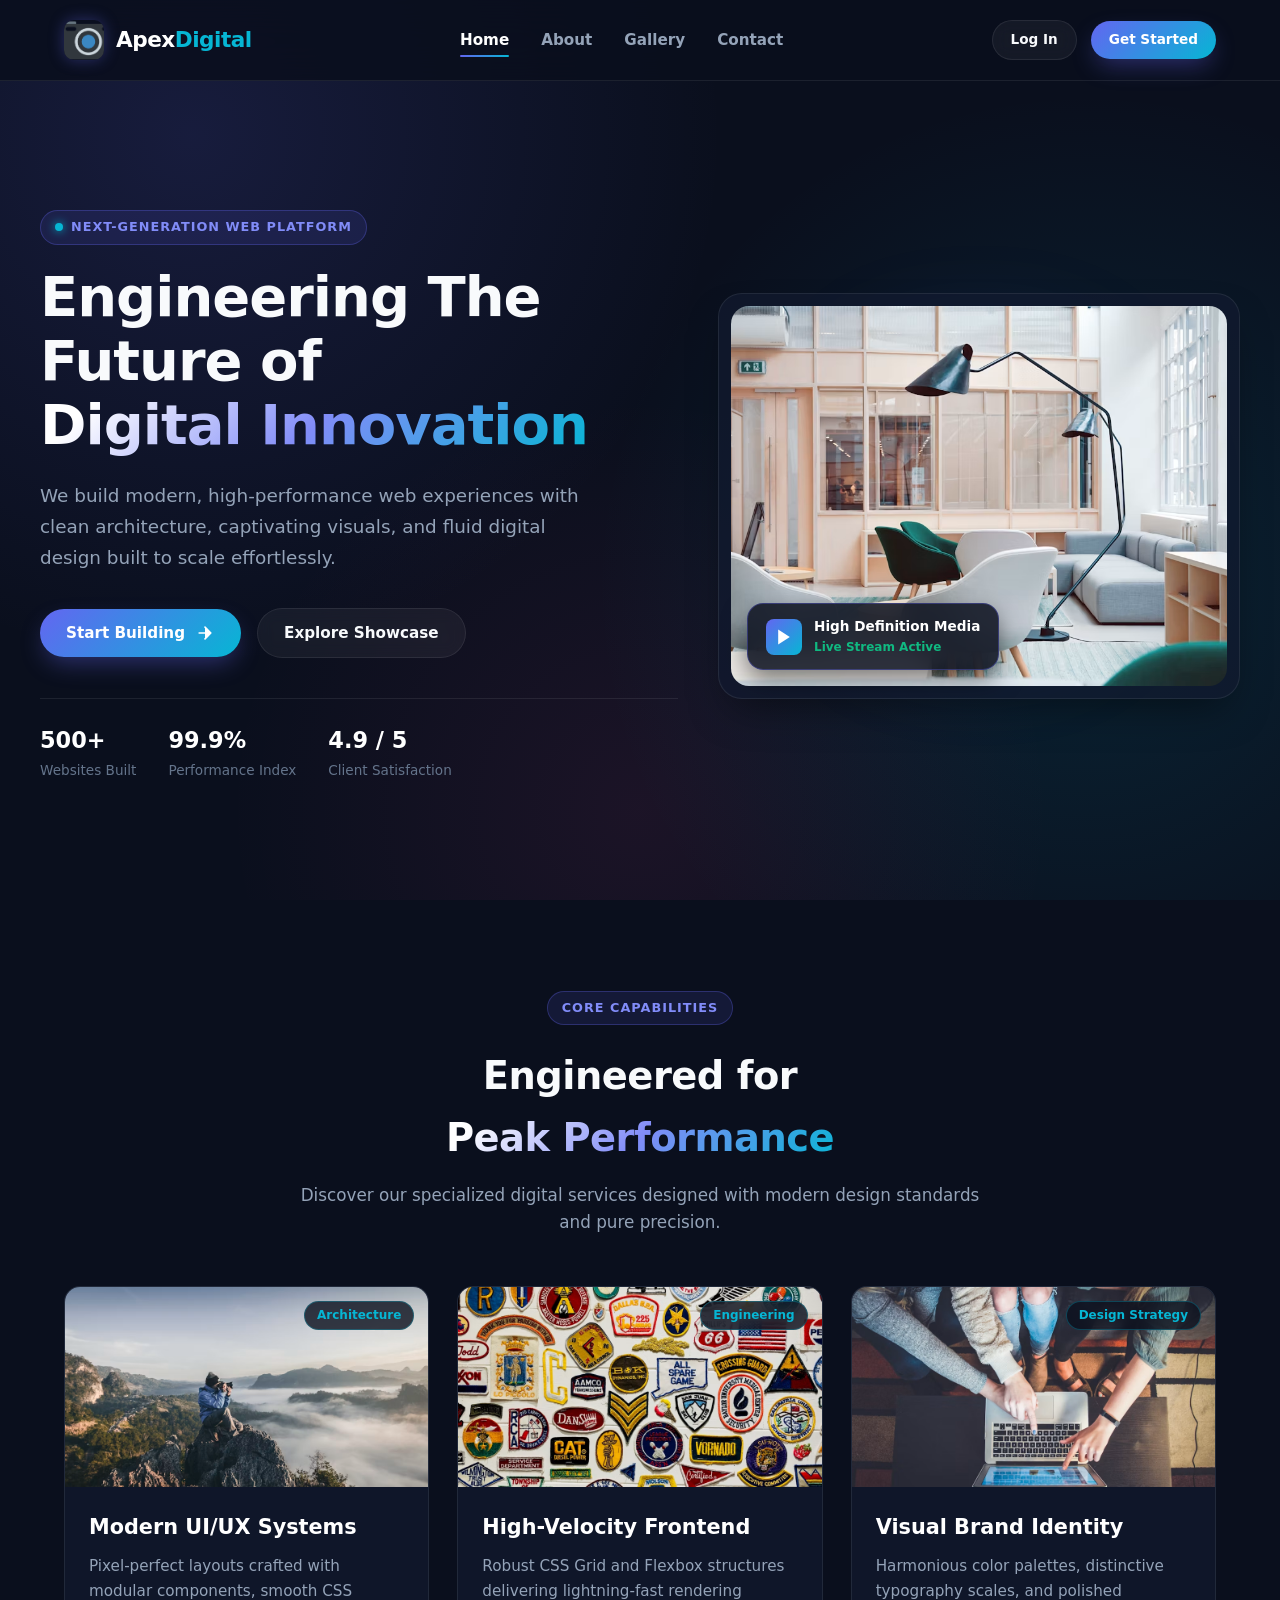
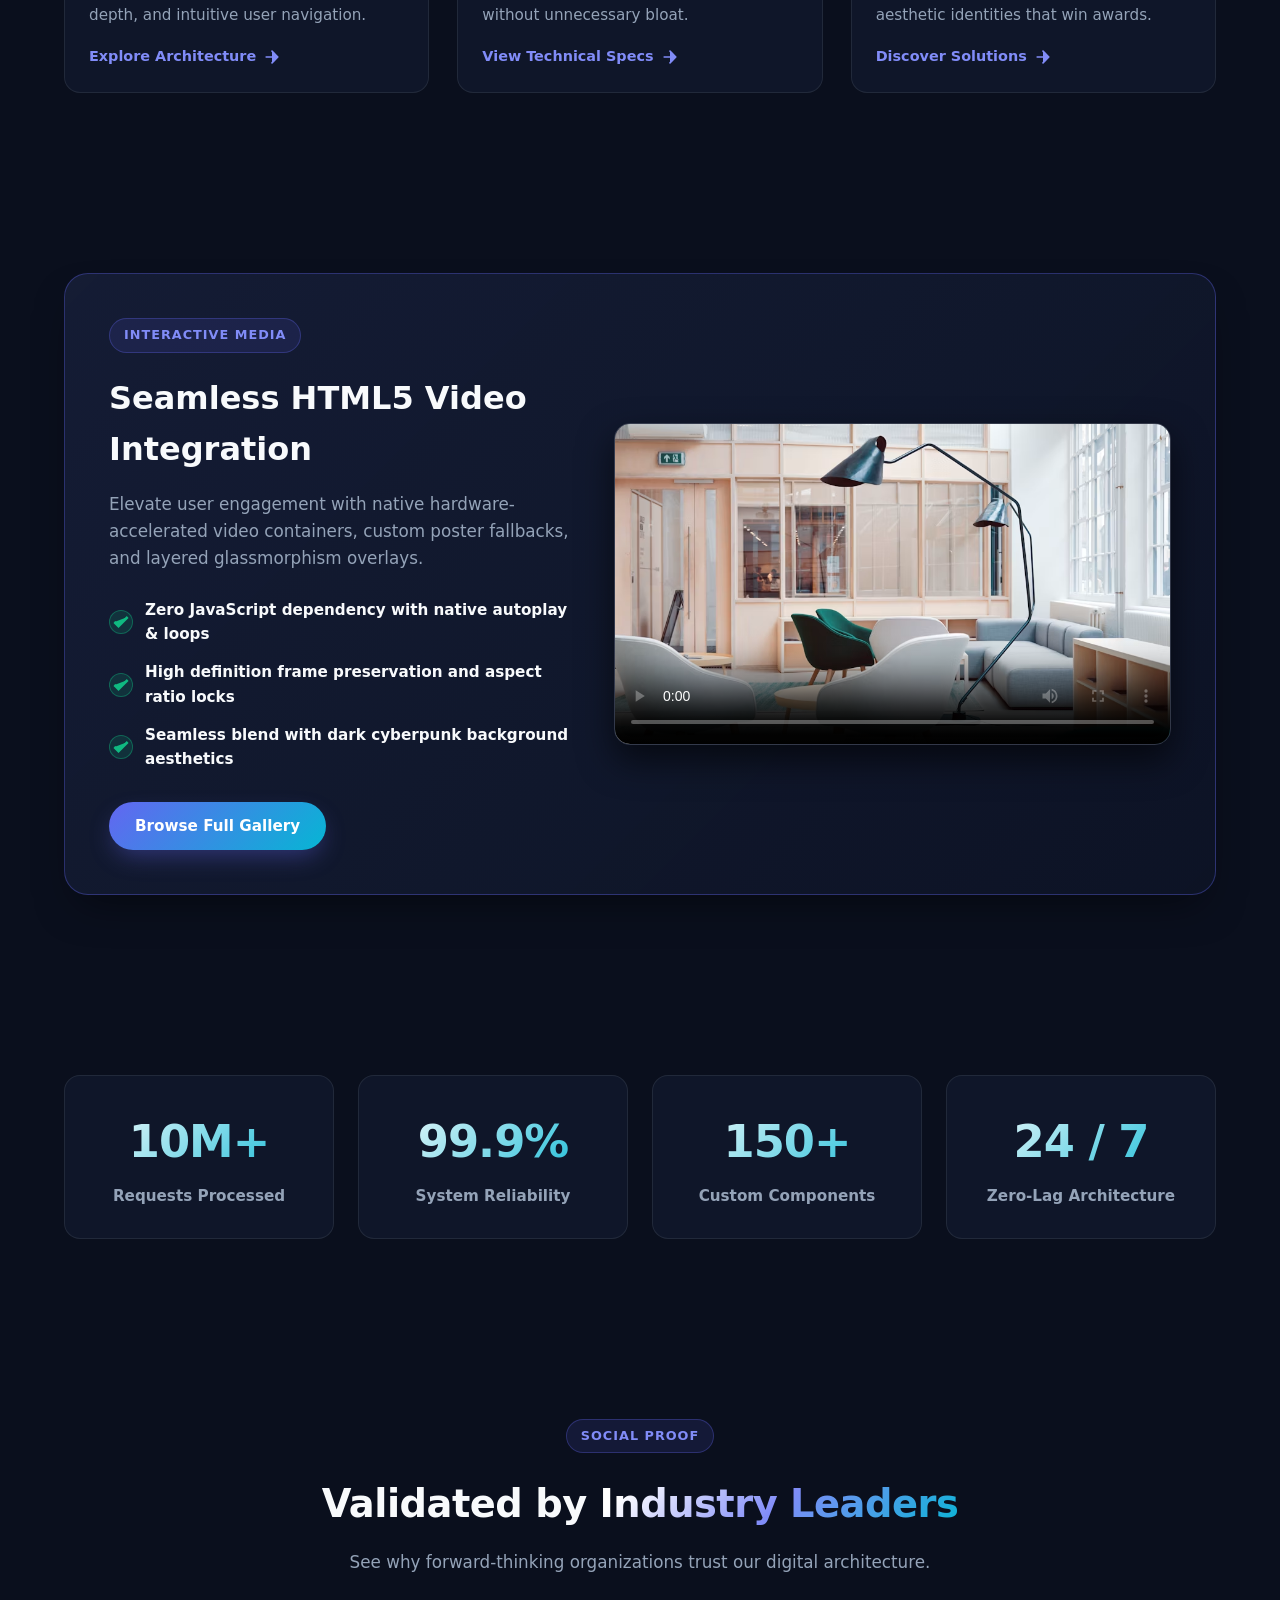
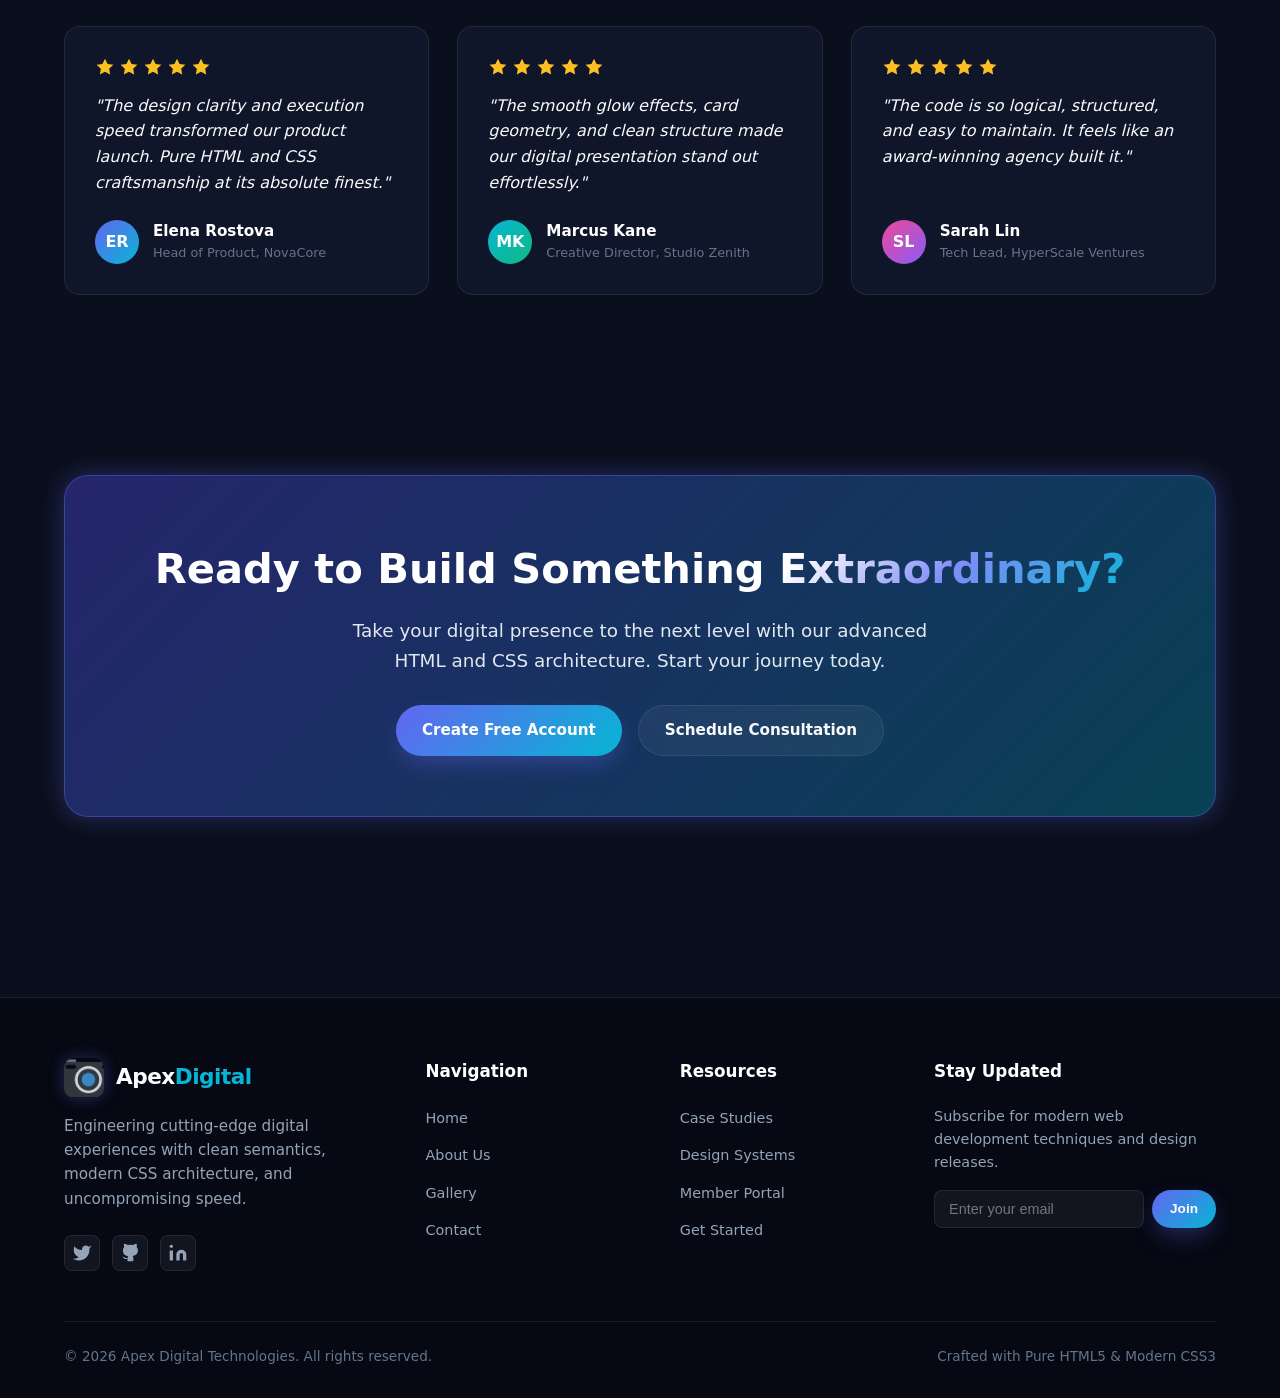
<file: index.html>
<!DOCTYPE html>
<html lang="en">
<head>
    <meta charset="UTF-8">
    <meta name="viewport" content="width=device-width, initial-scale=1.0">
    <title>Apex Digital | Advanced Web Experience</title>
    <link rel="stylesheet" href="style.css">
    <link rel="icon" type="image/svg+xml" href="images/favicon.svg">
</head>
<body>

    <!-- SITE HEADER -->
    <header class="site-header">
        <div class="container navbar">
            <a href="index.html" class="brand-logo">
                <img src="images/logo.png" alt="Apex Logo" class="logo-img">
                <span class="brand-name">Apex<span>Digital</span></span>
            </a>

            <ul class="nav-menu">
                <li><a href="index.html" class="nav-link active">Home</a></li>
                <li><a href="about.html" class="nav-link">About</a></li>
                <li><a href="gallery.html" class="nav-link">Gallery</a></li>
                <li><a href="contact.html" class="nav-link">Contact</a></li>
            </ul>

            <div class="nav-actions">
                <a href="login.html" class="btn btn-secondary btn-sm">Log In</a>
                <a href="signup.html" class="btn btn-primary btn-sm">Get Started</a>
            </div>
        </div>
    </header>

    <main>
        <!-- HERO SECTION -->
        <section class="container hero-section">
            <div class="hero-content">
                <div class="badge">
                    <span class="badge-dot"></span>
                    Next-Generation Web Platform
                </div>
                <h1>Engineering The Future of <span class="gradient-text">Digital Innovation</span></h1>
                <p>
                    We build modern, high-performance web experiences with clean architecture,
                    captivating visuals, and fluid digital design built to scale effortlessly.
                </p>
                <div class="hero-actions">
                    <a href="contact.html" class="btn btn-primary">
                        Start Building
                        <svg class="svg-icon" viewBox="0 0 24 24" fill="none" stroke="currentColor" stroke-width="2">
                            <path d="M5 12h14M12 5l7 7-7 7" stroke-linecap="round" stroke-linejoin="round"/>
                        </svg>
                    </a>
                    <a href="gallery.html" class="btn btn-secondary">Explore Showcase</a>
                </div>

                <div class="hero-stats-row">
                    <div class="mini-stat">
                        <h4>500+</h4>
                        <p>Websites Built</p>
                    </div>
                    <div class="mini-stat">
                        <h4>99.9%</h4>
                        <p>Performance Index</p>
                    </div>
                    <div class="mini-stat">
                        <h4>4.9 / 5</h4>
                        <p>Client Satisfaction</p>
                    </div>
                </div>
            </div>

            <div class="hero-media-wrapper">
                <div class="hero-video-card">
                    <video autoplay loop muted playsinline poster="images/video-poster.png">
                        <source src="videos/mov_bbb.mp4" type="video/mp4">
                        Your browser does not support HTML5 video.
                    </video>
                    <div class="floating-badge">
                        <div class="icon-box">
                            <svg class="svg-icon" viewBox="0 0 24 24" fill="currentColor">
                                <polygon points="5 3 19 12 5 21 5 3"/>
                            </svg>
                        </div>
                        <div class="floating-badge-text">
                            <h5>High Definition Media</h5>
                            <p>Live Stream Active</p>
                        </div>
                    </div>
                </div>
            </div>
        </section>

        <!-- FEATURED SERVICES SECTION -->
        <section class="section">
            <div class="container">
                <div class="section-header">
                    <div class="badge">Core Capabilities</div>
                    <h2>Engineered for <span class="gradient-text">Peak Performance</span></h2>
                    <p>Discover our specialized digital services designed with modern design standards and pure precision.</p>
                </div>

                <div class="grid-3">
                    <!-- Feature Card 1 -->
                    <div class="feature-card">
                        <div class="card-img-wrapper">
                            <img src="images/card1.png" alt="Interface Architecture">
                            <span class="card-tag">Architecture</span>
                        </div>
                        <div class="card-body">
                            <h3>Modern UI/UX Systems</h3>
                            <p>Pixel-perfect layouts crafted with modular components, smooth CSS depth, and intuitive user navigation.</p>
                            <a href="about.html" class="card-link">
                                Explore Architecture
                                <svg class="svg-icon" viewBox="0 0 24 24" fill="none" stroke="currentColor" stroke-width="2">
                                    <path d="M5 12h14M12 5l7 7-7 7" stroke-linecap="round" stroke-linejoin="round"/>
                                </svg>
                            </a>
                        </div>
                    </div>

                    <!-- Feature Card 2 -->
                    <div class="feature-card">
                        <div class="card-img-wrapper">
                            <img src="images/card2.png" alt="Scalable Frontend">
                            <span class="card-tag">Engineering</span>
                        </div>
                        <div class="card-body">
                            <h3>High-Velocity Frontend</h3>
                            <p>Robust CSS Grid and Flexbox structures delivering lightning-fast rendering without unnecessary bloat.</p>
                            <a href="about.html" class="card-link">
                                View Technical Specs
                                <svg class="svg-icon" viewBox="0 0 24 24" fill="none" stroke="currentColor" stroke-width="2">
                                    <path d="M5 12h14M12 5l7 7-7 7" stroke-linecap="round" stroke-linejoin="round"/>
                                </svg>
                            </a>
                        </div>
                    </div>

                    <!-- Feature Card 3 -->
                    <div class="feature-card">
                        <div class="card-img-wrapper">
                            <img src="images/card3.png" alt="Creative Strategy">
                            <span class="card-tag">Design Strategy</span>
                        </div>
                        <div class="card-body">
                            <h3>Visual Brand Identity</h3>
                            <p>Harmonious color palettes, distinctive typography scales, and polished aesthetic identities that win awards.</p>
                            <a href="about.html" class="card-link">
                                Discover Solutions
                                <svg class="svg-icon" viewBox="0 0 24 24" fill="none" stroke="currentColor" stroke-width="2">
                                    <path d="M5 12h14M12 5l7 7-7 7" stroke-linecap="round" stroke-linejoin="round"/>
                                </svg>
                            </a>
                        </div>
                    </div>
                </div>
            </div>
        </section>

        <!-- SHOWCASE MEDIA BANNER -->
        <section class="section">
            <div class="container">
                <div class="showcase-box">
                    <div class="showcase-info">
                        <div class="badge">Interactive Media</div>
                        <h3>Seamless HTML5 Video Integration</h3>
                        <p>
                            Elevate user engagement with native hardware-accelerated video containers, 
                            custom poster fallbacks, and layered glassmorphism overlays.
                        </p>
                        <ul class="feature-check-list">
                            <li class="feature-check-item">
                                <span class="check-icon">
                                    <svg class="svg-icon" viewBox="0 0 24 24" fill="none" stroke="currentColor" stroke-width="3">
                                        <polyline points="20 6 9 17 4 12"/>
                                    </svg>
                                </span>
                                Zero JavaScript dependency with native autoplay & loops
                            </li>
                            <li class="feature-check-item">
                                <span class="check-icon">
                                    <svg class="svg-icon" viewBox="0 0 24 24" fill="none" stroke="currentColor" stroke-width="3">
                                        <polyline points="20 6 9 17 4 12"/>
                                    </svg>
                                </span>
                                High definition frame preservation and aspect ratio locks
                            </li>
                            <li class="feature-check-item">
                                <span class="check-icon">
                                    <svg class="svg-icon" viewBox="0 0 24 24" fill="none" stroke="currentColor" stroke-width="3">
                                        <polyline points="20 6 9 17 4 12"/>
                                    </svg>
                                </span>
                                Seamless blend with dark cyberpunk background aesthetics
                            </li>
                        </ul>
                        <a href="gallery.html" class="btn btn-primary">Browse Full Gallery</a>
                    </div>

                    <div class="showcase-video-frame">
                        <video controls poster="images/video-poster.png">
                            <source src="videos/mov_bbb.mp4" type="video/mp4">
                        </video>
                    </div>
                </div>
            </div>
        </section>

        <!-- PERFORMANCE STATS SECTION -->
        <section class="section">
            <div class="container">
                <div class="grid-4">
                    <div class="stat-card">
                        <div class="stat-number">10M+</div>
                        <div class="stat-label">Requests Processed</div>
                    </div>
                    <div class="stat-card">
                        <div class="stat-number">99.9%</div>
                        <div class="stat-label">System Reliability</div>
                    </div>
                    <div class="stat-card">
                        <div class="stat-number">150+</div>
                        <div class="stat-label">Custom Components</div>
                    </div>
                    <div class="stat-card">
                        <div class="stat-number">24 / 7</div>
                        <div class="stat-label">Zero-Lag Architecture</div>
                    </div>
                </div>
            </div>
        </section>

        <!-- TESTIMONIALS SECTION -->
        <section class="section">
            <div class="container">
                <div class="section-header">
                    <div class="badge">Social Proof</div>
                    <h2>Validated by <span class="gradient-text">Industry Leaders</span></h2>
                    <p>See why forward-thinking organizations trust our digital architecture.</p>
                </div>

                <div class="grid-3">
                    <!-- Testimonial 1 -->
                    <div class="review-card">
                        <div>
                            <div class="stars-row">
                                <svg class="svg-icon" viewBox="0 0 24 24"><polygon points="12 2 15.09 8.26 22 9.27 17 14.14 18.18 21.02 12 17.77 5.82 21.02 7 14.14 2 9.27 8.91 8.26 12 2"/></svg>
                                <svg class="svg-icon" viewBox="0 0 24 24"><polygon points="12 2 15.09 8.26 22 9.27 17 14.14 18.18 21.02 12 17.77 5.82 21.02 7 14.14 2 9.27 8.91 8.26 12 2"/></svg>
                                <svg class="svg-icon" viewBox="0 0 24 24"><polygon points="12 2 15.09 8.26 22 9.27 17 14.14 18.18 21.02 12 17.77 5.82 21.02 7 14.14 2 9.27 8.91 8.26 12 2"/></svg>
                                <svg class="svg-icon" viewBox="0 0 24 24"><polygon points="12 2 15.09 8.26 22 9.27 17 14.14 18.18 21.02 12 17.77 5.82 21.02 7 14.14 2 9.27 8.91 8.26 12 2"/></svg>
                                <svg class="svg-icon" viewBox="0 0 24 24"><polygon points="12 2 15.09 8.26 22 9.27 17 14.14 18.18 21.02 12 17.77 5.82 21.02 7 14.14 2 9.27 8.91 8.26 12 2"/></svg>
                            </div>
                            <p class="review-quote">
                                "The design clarity and execution speed transformed our product launch. Pure HTML and CSS craftsmanship at its absolute finest."
                            </p>
                        </div>
                        <div class="user-profile">
                            <div class="user-avatar">ER</div>
                            <div class="user-info">
                                <h5>Elena Rostova</h5>
                                <p>Head of Product, NovaCore</p>
                            </div>
                        </div>
                    </div>

                    <!-- Testimonial 2 -->
                    <div class="review-card">
                        <div>
                            <div class="stars-row">
                                <svg class="svg-icon" viewBox="0 0 24 24"><polygon points="12 2 15.09 8.26 22 9.27 17 14.14 18.18 21.02 12 17.77 5.82 21.02 7 14.14 2 9.27 8.91 8.26 12 2"/></svg>
                                <svg class="svg-icon" viewBox="0 0 24 24"><polygon points="12 2 15.09 8.26 22 9.27 17 14.14 18.18 21.02 12 17.77 5.82 21.02 7 14.14 2 9.27 8.91 8.26 12 2"/></svg>
                                <svg class="svg-icon" viewBox="0 0 24 24"><polygon points="12 2 15.09 8.26 22 9.27 17 14.14 18.18 21.02 12 17.77 5.82 21.02 7 14.14 2 9.27 8.91 8.26 12 2"/></svg>
                                <svg class="svg-icon" viewBox="0 0 24 24"><polygon points="12 2 15.09 8.26 22 9.27 17 14.14 18.18 21.02 12 17.77 5.82 21.02 7 14.14 2 9.27 8.91 8.26 12 2"/></svg>
                                <svg class="svg-icon" viewBox="0 0 24 24"><polygon points="12 2 15.09 8.26 22 9.27 17 14.14 18.18 21.02 12 17.77 5.82 21.02 7 14.14 2 9.27 8.91 8.26 12 2"/></svg>
                            </div>
                            <p class="review-quote">
                                "The smooth glow effects, card geometry, and clean structure made our digital presentation stand out effortlessly."
                            </p>
                        </div>
                        <div class="user-profile">
                            <div class="user-avatar" style="background: linear-gradient(135deg, #06b6d4, #10b981);">MK</div>
                            <div class="user-info">
                                <h5>Marcus Kane</h5>
                                <p>Creative Director, Studio Zenith</p>
                            </div>
                        </div>
                    </div>

                    <!-- Testimonial 3 -->
                    <div class="review-card">
                        <div>
                            <div class="stars-row">
                                <svg class="svg-icon" viewBox="0 0 24 24"><polygon points="12 2 15.09 8.26 22 9.27 17 14.14 18.18 21.02 12 17.77 5.82 21.02 7 14.14 2 9.27 8.91 8.26 12 2"/></svg>
                                <svg class="svg-icon" viewBox="0 0 24 24"><polygon points="12 2 15.09 8.26 22 9.27 17 14.14 18.18 21.02 12 17.77 5.82 21.02 7 14.14 2 9.27 8.91 8.26 12 2"/></svg>
                                <svg class="svg-icon" viewBox="0 0 24 24"><polygon points="12 2 15.09 8.26 22 9.27 17 14.14 18.18 21.02 12 17.77 5.82 21.02 7 14.14 2 9.27 8.91 8.26 12 2"/></svg>
                                <svg class="svg-icon" viewBox="0 0 24 24"><polygon points="12 2 15.09 8.26 22 9.27 17 14.14 18.18 21.02 12 17.77 5.82 21.02 7 14.14 2 9.27 8.91 8.26 12 2"/></svg>
                                <svg class="svg-icon" viewBox="0 0 24 24"><polygon points="12 2 15.09 8.26 22 9.27 17 14.14 18.18 21.02 12 17.77 5.82 21.02 7 14.14 2 9.27 8.91 8.26 12 2"/></svg>
                            </div>
                            <p class="review-quote">
                                "The code is so logical, structured, and easy to maintain. It feels like an award-winning agency built it."
                            </p>
                        </div>
                        <div class="user-profile">
                            <div class="user-avatar" style="background: linear-gradient(135deg, #ec4899, #8b5cf6);">SL</div>
                            <div class="user-info">
                                <h5>Sarah Lin</h5>
                                <p>Tech Lead, HyperScale Ventures</p>
                            </div>
                        </div>
                    </div>
                </div>
            </div>
        </section>

        <!-- CALL TO ACTION BANNER -->
        <section class="section">
            <div class="container">
                <div class="cta-banner">
                    <h2>Ready to Build Something <span class="gradient-text">Extraordinary?</span></h2>
                    <p>
                        Take your digital presence to the next level with our advanced HTML and CSS architecture. 
                        Start your journey today.
                    </p>
                    <div class="cta-actions">
                        <a href="signup.html" class="btn btn-primary">Create Free Account</a>
                        <a href="contact.html" class="btn btn-secondary">Schedule Consultation</a>
                    </div>
                </div>
            </div>
        </section>
    </main>

    <!-- SITE FOOTER -->
    <footer class="site-footer">
        <div class="container">
            <div class="footer-grid">
                <div class="footer-brand">
                    <a href="index.html" class="brand-logo">
                        <img src="images/logo.png" alt="Apex Logo" class="logo-img">
                        <span class="brand-name">Apex<span>Digital</span></span>
                    </a>
                    <p>
                        Engineering cutting-edge digital experiences with clean semantics, 
                        modern CSS architecture, and uncompromising speed.
                    </p>
                    <div class="social-links">
                        <a href="#" class="social-btn" aria-label="Social Link">
                            <svg class="svg-icon" viewBox="0 0 24 24"><path d="M23 3a10.9 10.9 0 0 1-3.14 1.53 4.48 4.48 0 0 0-7.86 3v1A10.66 10.66 0 0 1 3 4s-4 9 5 13a11.64 11.64 0 0 1-7 2c9 5 20 0 20-11.5a4.5 4.5 0 0 0-.08-.83A7.72 7.72 0 0 0 23 3z"/></svg>
                        </a>
                        <a href="#" class="social-btn" aria-label="Social Link">
                            <svg class="svg-icon" viewBox="0 0 24 24"><path d="M9 19c-5 1.5-5-2.5-7-3m14 6v-3.87a3.37 3.37 0 0 0-.94-2.61c3.14-.35 6.44-1.54 6.44-7A5.44 5.44 0 0 0 20 4.77 5.07 5.07 0 0 0 19.91 1S18.73.65 16 2.48a13.38 13.38 0 0 0-7 0C6.27.65 5.09 1 5.09 1A5.07 5.07 0 0 0 5 4.77a5.44 5.44 0 0 0-1.5 3.78c0 5.42 3.3 6.61 6.44 7A3.37 3.37 0 0 0 9 18.13V22"/></svg>
                        </a>
                        <a href="#" class="social-btn" aria-label="Social Link">
                            <svg class="svg-icon" viewBox="0 0 24 24"><path d="M16 8a6 6 0 0 1 6 6v7h-4v-7a2 2 0 0 0-2-2 2 2 0 0 0-2 2v7h-4v-7a6 6 0 0 1 6-6z"/><rect x="2" y="9" width="4" height="12"/><circle cx="4" cy="4" r="2"/></svg>
                        </a>
                    </div>
                </div>

                <div class="footer-col">
                    <h4>Navigation</h4>
                    <ul class="footer-links-list">
                        <li><a href="index.html">Home</a></li>
                        <li><a href="about.html">About Us</a></li>
                        <li><a href="gallery.html">Gallery</a></li>
                        <li><a href="contact.html">Contact</a></li>
                    </ul>
                </div>

                <div class="footer-col">
                    <h4>Resources</h4>
                    <ul class="footer-links-list">
                        <li><a href="gallery.html">Case Studies</a></li>
                        <li><a href="about.html">Design Systems</a></li>
                        <li><a href="login.html">Member Portal</a></li>
                        <li><a href="signup.html">Get Started</a></li>
                    </ul>
                </div>

                <div class="footer-col">
                    <h4>Stay Updated</h4>
                    <div class="footer-newsletter">
                        <p>Subscribe for modern web development techniques and design releases.</p>
                        <form class="newsletter-form" action="#" onsubmit="return false;">
                            <input type="email" placeholder="Enter your email" class="newsletter-input" required>
                            <button type="submit" class="btn btn-primary btn-sm">Join</button>
                        </form>
                    </div>
                </div>
            </div>

            <div class="footer-bottom">
                <p>&copy; 2026 Apex Digital Technologies. All rights reserved.</p>
                <p>Crafted with Pure HTML5 &amp; Modern CSS3</p>
            </div>
        </div>
    </footer>

</body>
</html>
</file>
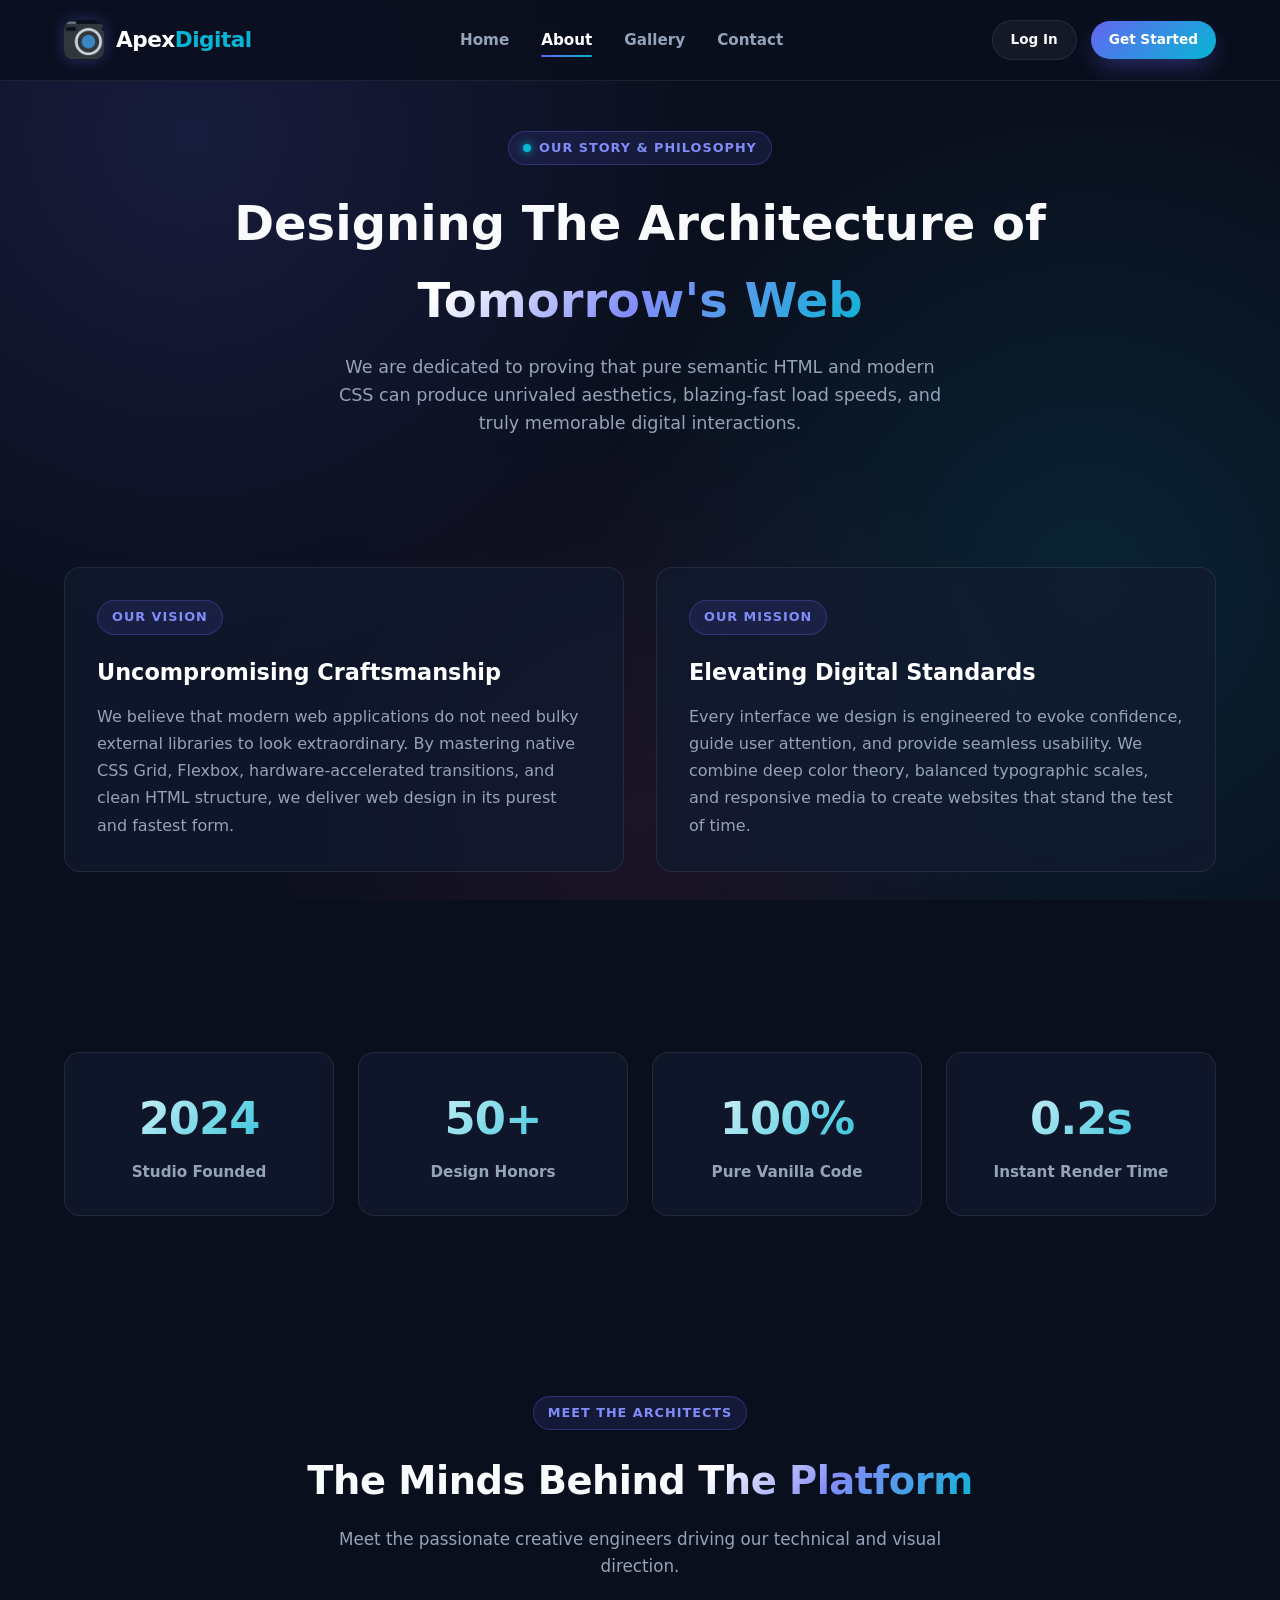
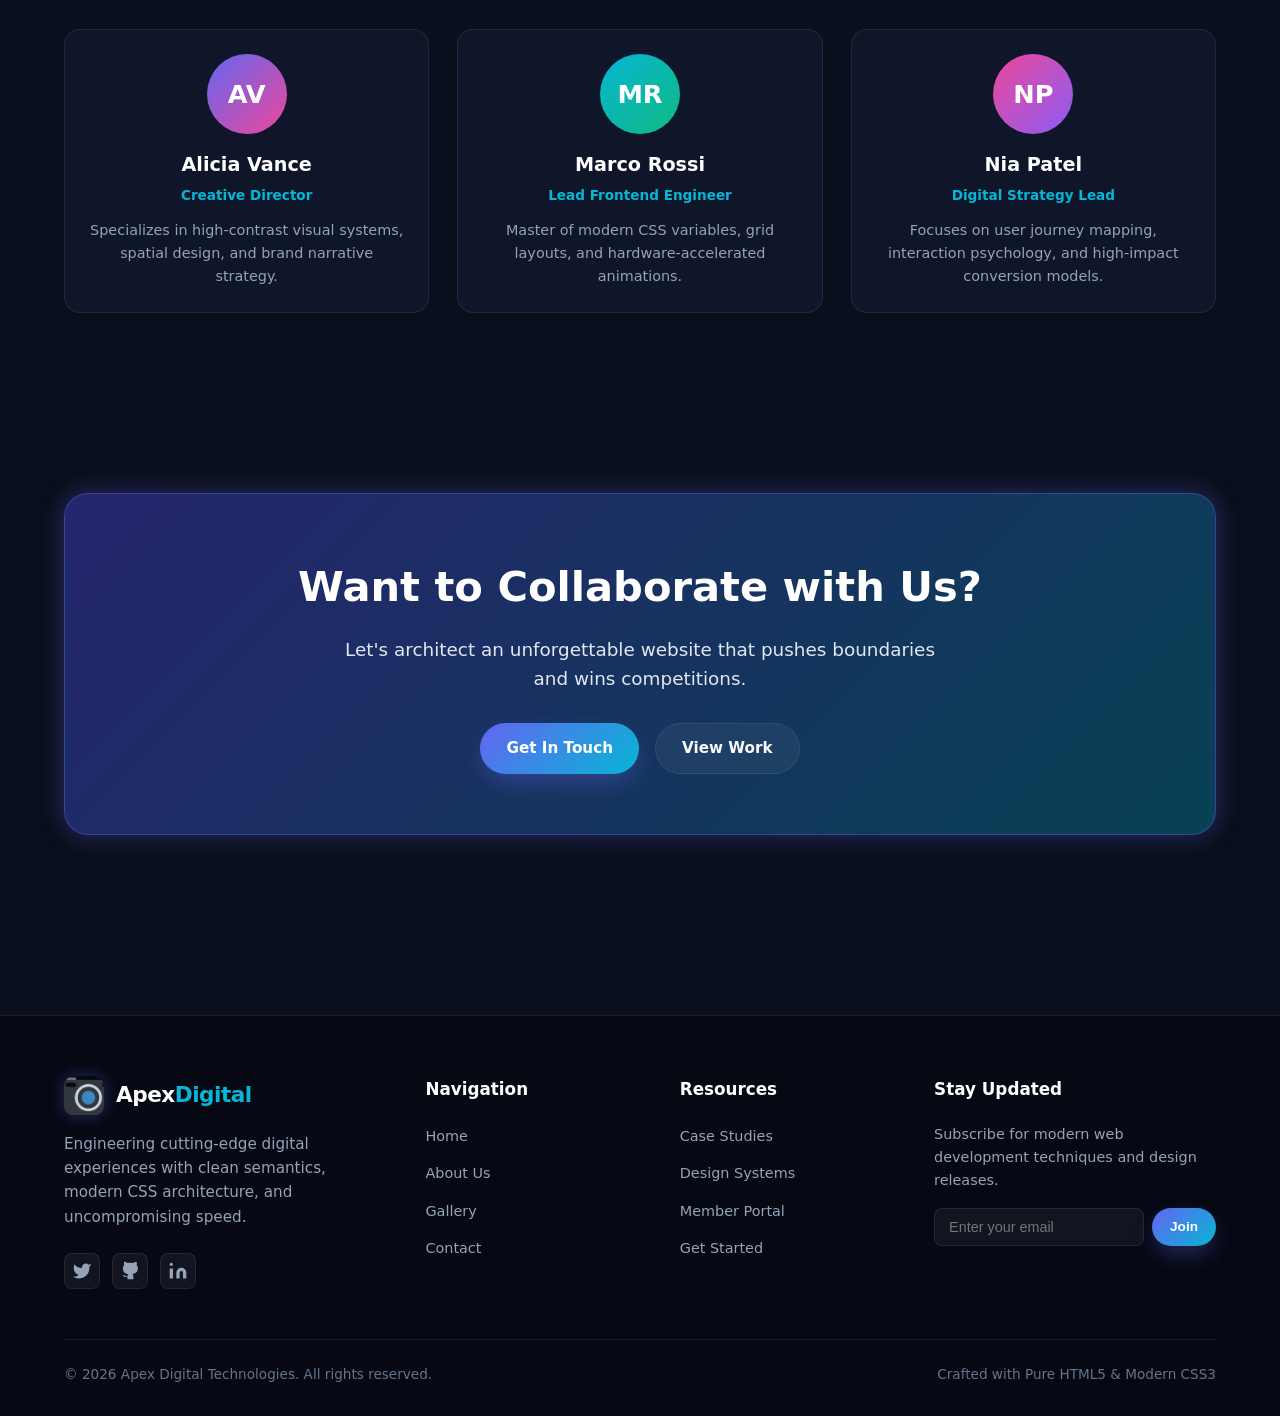
<file: about.html>
<!DOCTYPE html>
<html lang="en">
<head>
    <meta charset="UTF-8">
    <meta name="viewport" content="width=device-width, initial-scale=1.0">
    <title>About Us | Apex Digital</title>
    <link rel="stylesheet" href="style.css">
    <link rel="icon" type="image/svg+xml" href="images/favicon.svg">
</head>
<body>

    <!-- SITE HEADER -->
    <header class="site-header">
        <div class="container navbar">
            <a href="index.html" class="brand-logo">
                <img src="images/logo.png" alt="Apex Logo" class="logo-img">
                <span class="brand-name">Apex<span>Digital</span></span>
            </a>

            <ul class="nav-menu">
                <li><a href="index.html" class="nav-link">Home</a></li>
                <li><a href="about.html" class="nav-link active">About</a></li>
                <li><a href="gallery.html" class="nav-link">Gallery</a></li>
                <li><a href="contact.html" class="nav-link">Contact</a></li>
            </ul>

            <div class="nav-actions">
                <a href="login.html" class="btn btn-secondary btn-sm">Log In</a>
                <a href="signup.html" class="btn btn-primary btn-sm">Get Started</a>
            </div>
        </div>
    </header>

    <main>
        <!-- PAGE HERO -->
        <section class="page-hero">
            <div class="container">
                <div class="badge">
                    <span class="badge-dot"></span>
                    Our Story &amp; Philosophy
                </div>
                <h1>Designing The Architecture of <span class="gradient-text">Tomorrow's Web</span></h1>
                <p>
                    We are dedicated to proving that pure semantic HTML and modern CSS can produce 
                    unrivaled aesthetics, blazing-fast load speeds, and truly memorable digital interactions.
                </p>
            </div>
        </section>

        <!-- VISION & MISSION -->
        <section class="section">
            <div class="container">
                <div class="grid-2">
                    <div class="info-card">
                        <div class="badge">Our Vision</div>
                        <h3>Uncompromising Craftsmanship</h3>
                        <p>
                            We believe that modern web applications do not need bulky external libraries 
                            to look extraordinary. By mastering native CSS Grid, Flexbox, hardware-accelerated 
                            transitions, and clean HTML structure, we deliver web design in its purest and fastest form.
                        </p>
                    </div>

                    <div class="info-card">
                        <div class="badge">Our Mission</div>
                        <h3>Elevating Digital Standards</h3>
                        <p>
                            Every interface we design is engineered to evoke confidence, guide user attention, 
                            and provide seamless usability. We combine deep color theory, balanced typographic scales, 
                            and responsive media to create websites that stand the test of time.
                        </p>
                    </div>
                </div>
            </div>
        </section>

        <!-- MILESTONES / METRICS -->
        <section class="section">
            <div class="container">
                <div class="grid-4">
                    <div class="stat-card">
                        <div class="stat-number">2024</div>
                        <div class="stat-label">Studio Founded</div>
                    </div>
                    <div class="stat-card">
                        <div class="stat-number">50+</div>
                        <div class="stat-label">Design Honors</div>
                    </div>
                    <div class="stat-card">
                        <div class="stat-number">100%</div>
                        <div class="stat-label">Pure Vanilla Code</div>
                    </div>
                    <div class="stat-card">
                        <div class="stat-number">0.2s</div>
                        <div class="stat-label">Instant Render Time</div>
                    </div>
                </div>
            </div>
        </section>

        <!-- LEADERSHIP TEAM -->
        <section class="section">
            <div class="container">
                <div class="section-header">
                    <div class="badge">Meet The Architects</div>
                    <h2>The Minds Behind <span class="gradient-text">The Platform</span></h2>
                    <p>Meet the passionate creative engineers driving our technical and visual direction.</p>
                </div>

                <div class="grid-3">
                    <div class="team-card">
                        <div class="team-avatar">AV</div>
                        <h4>Alicia Vance</h4>
                        <div class="team-role">Creative Director</div>
                        <p>Specializes in high-contrast visual systems, spatial design, and brand narrative strategy.</p>
                    </div>

                    <div class="team-card">
                        <div class="team-avatar" style="background: linear-gradient(135deg, #06b6d4, #10b981);">MR</div>
                        <h4>Marco Rossi</h4>
                        <div class="team-role">Lead Frontend Engineer</div>
                        <p>Master of modern CSS variables, grid layouts, and hardware-accelerated animations.</p>
                    </div>

                    <div class="team-card">
                        <div class="team-avatar" style="background: linear-gradient(135deg, #ec4899, #8b5cf6);">NP</div>
                        <h4>Nia Patel</h4>
                        <div class="team-role">Digital Strategy Lead</div>
                        <p>Focuses on user journey mapping, interaction psychology, and high-impact conversion models.</p>
                    </div>
                </div>
            </div>
        </section>

        <!-- CALL TO ACTION -->
        <section class="section">
            <div class="container">
                <div class="cta-banner">
                    <h2>Want to Collaborate with Us?</h2>
                    <p>Let's architect an unforgettable website that pushes boundaries and wins competitions.</p>
                    <div class="cta-actions">
                        <a href="contact.html" class="btn btn-primary">Get In Touch</a>
                        <a href="gallery.html" class="btn btn-secondary">View Work</a>
                    </div>
                </div>
            </div>
        </section>
    </main>

    <!-- SITE FOOTER -->
    <footer class="site-footer">
        <div class="container">
            <div class="footer-grid">
                <div class="footer-brand">
                    <a href="index.html" class="brand-logo">
                        <img src="images/logo.png" alt="Apex Logo" class="logo-img">
                        <span class="brand-name">Apex<span>Digital</span></span>
                    </a>
                    <p>
                        Engineering cutting-edge digital experiences with clean semantics, 
                        modern CSS architecture, and uncompromising speed.
                    </p>
                    <div class="social-links">
                        <a href="#" class="social-btn" aria-label="Social Link">
                            <svg class="svg-icon" viewBox="0 0 24 24"><path d="M23 3a10.9 10.9 0 0 1-3.14 1.53 4.48 4.48 0 0 0-7.86 3v1A10.66 10.66 0 0 1 3 4s-4 9 5 13a11.64 11.64 0 0 1-7 2c9 5 20 0 20-11.5a4.5 4.5 0 0 0-.08-.83A7.72 7.72 0 0 0 23 3z"/></svg>
                        </a>
                        <a href="#" class="social-btn" aria-label="Social Link">
                            <svg class="svg-icon" viewBox="0 0 24 24"><path d="M9 19c-5 1.5-5-2.5-7-3m14 6v-3.87a3.37 3.37 0 0 0-.94-2.61c3.14-.35 6.44-1.54 6.44-7A5.44 5.44 0 0 0 20 4.77 5.07 5.07 0 0 0 19.91 1S18.73.65 16 2.48a13.38 13.38 0 0 0-7 0C6.27.65 5.09 1 5.09 1A5.07 5.07 0 0 0 5 4.77a5.44 5.44 0 0 0-1.5 3.78c0 5.42 3.3 6.61 6.44 7A3.37 3.37 0 0 0 9 18.13V22"/></svg>
                        </a>
                        <a href="#" class="social-btn" aria-label="Social Link">
                            <svg class="svg-icon" viewBox="0 0 24 24"><path d="M16 8a6 6 0 0 1 6 6v7h-4v-7a2 2 0 0 0-2-2 2 2 0 0 0-2 2v7h-4v-7a6 6 0 0 1 6-6z"/><rect x="2" y="9" width="4" height="12"/><circle cx="4" cy="4" r="2"/></svg>
                        </a>
                    </div>
                </div>

                <div class="footer-col">
                    <h4>Navigation</h4>
                    <ul class="footer-links-list">
                        <li><a href="index.html">Home</a></li>
                        <li><a href="about.html">About Us</a></li>
                        <li><a href="gallery.html">Gallery</a></li>
                        <li><a href="contact.html">Contact</a></li>
                    </ul>
                </div>

                <div class="footer-col">
                    <h4>Resources</h4>
                    <ul class="footer-links-list">
                        <li><a href="gallery.html">Case Studies</a></li>
                        <li><a href="about.html">Design Systems</a></li>
                        <li><a href="login.html">Member Portal</a></li>
                        <li><a href="signup.html">Get Started</a></li>
                    </ul>
                </div>

                <div class="footer-col">
                    <h4>Stay Updated</h4>
                    <div class="footer-newsletter">
                        <p>Subscribe for modern web development techniques and design releases.</p>
                        <form class="newsletter-form" action="#" onsubmit="return false;">
                            <input type="email" placeholder="Enter your email" class="newsletter-input" required>
                            <button type="submit" class="btn btn-primary btn-sm">Join</button>
                        </form>
                    </div>
                </div>
            </div>

            <div class="footer-bottom">
                <p>&copy; 2026 Apex Digital Technologies. All rights reserved.</p>
                <p>Crafted with Pure HTML5 &amp; Modern CSS3</p>
            </div>
        </div>
    </footer>

</body>
</html>
</file>
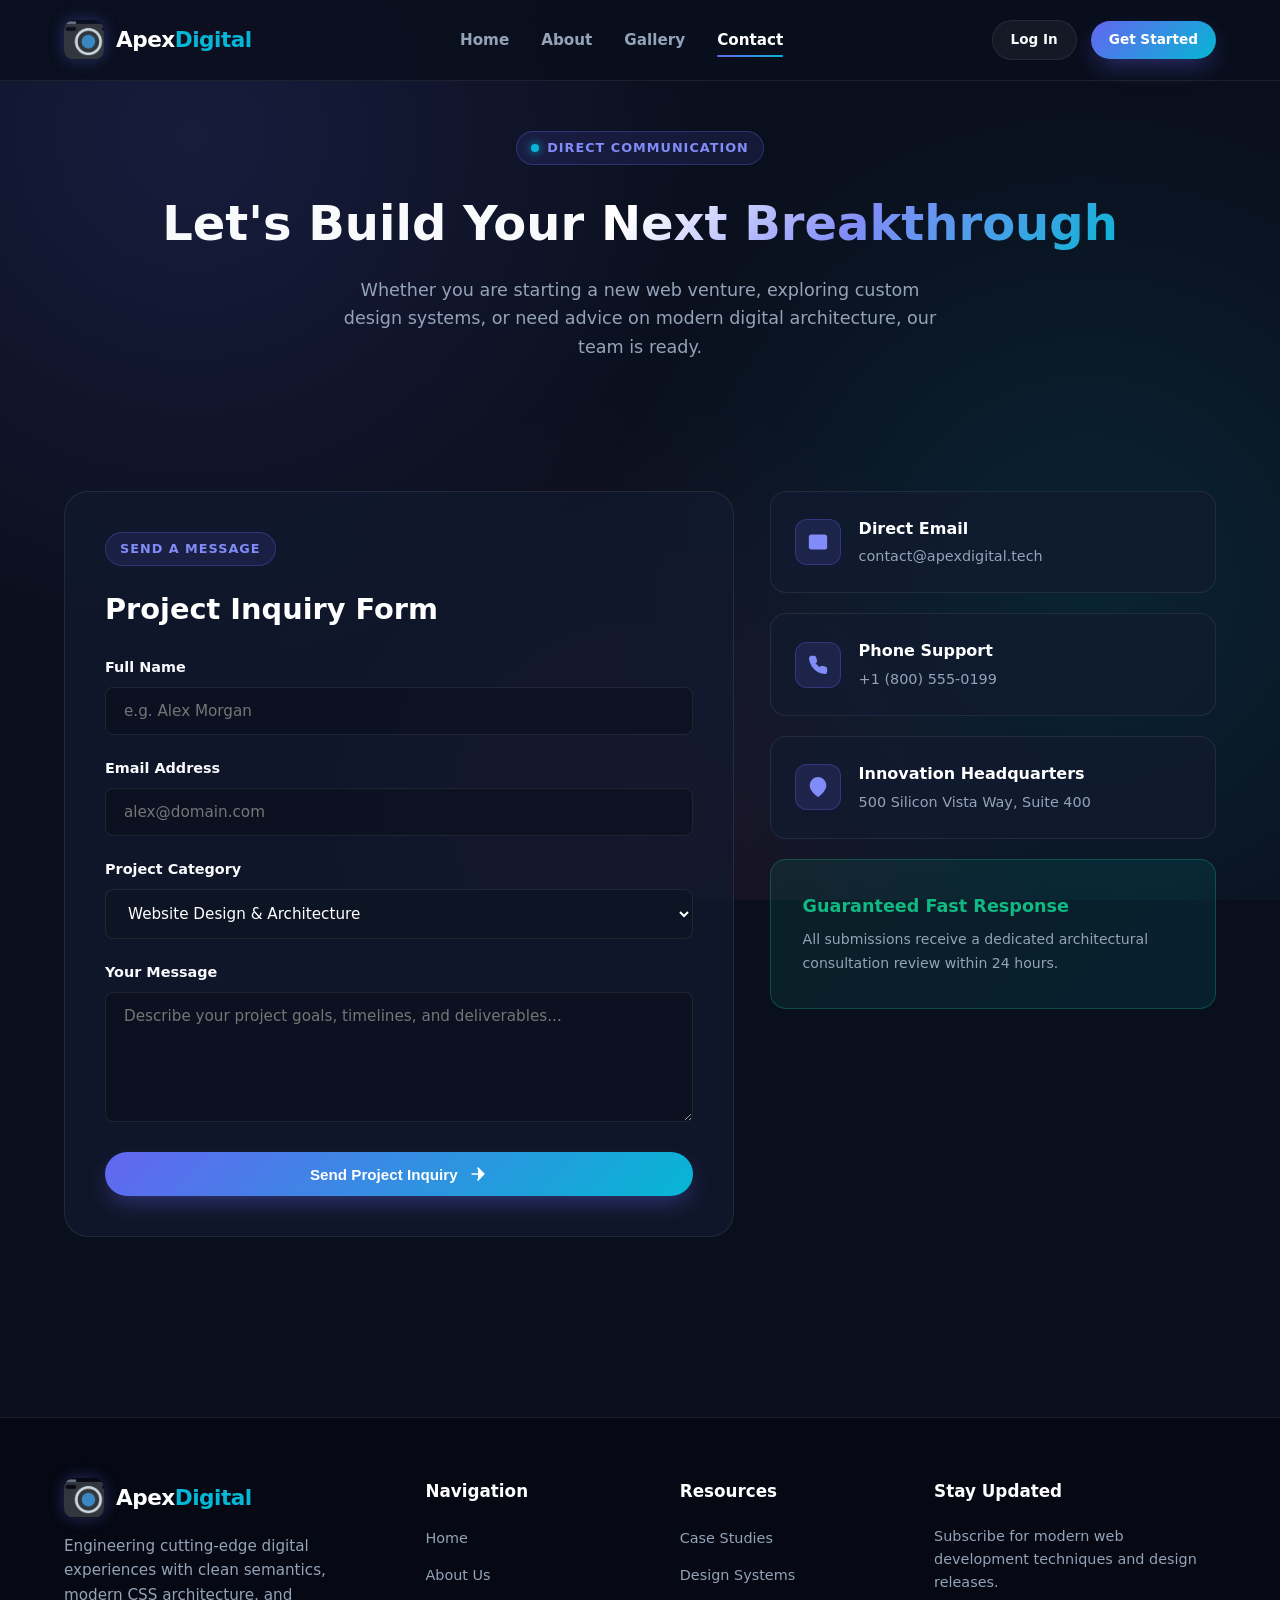
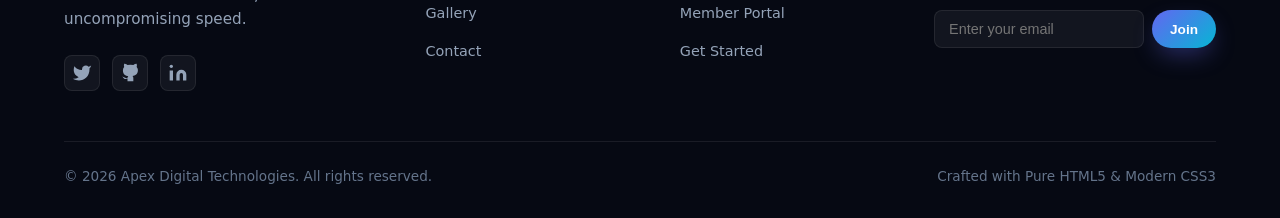
<file: contact.html>
<!DOCTYPE html>
<html lang="en">
<head>
    <meta charset="UTF-8">
    <meta name="viewport" content="width=device-width, initial-scale=1.0">
    <title>Contact Us | Apex Digital</title>
    <link rel="stylesheet" href="style.css">
    <link rel="icon" type="image/svg+xml" href="images/favicon.svg">
</head>
<body>

    <!-- SITE HEADER -->
    <header class="site-header">
        <div class="container navbar">
            <a href="index.html" class="brand-logo">
                <img src="images/logo.png" alt="Apex Logo" class="logo-img">
                <span class="brand-name">Apex<span>Digital</span></span>
            </a>

            <ul class="nav-menu">
                <li><a href="index.html" class="nav-link">Home</a></li>
                <li><a href="about.html" class="nav-link">About</a></li>
                <li><a href="gallery.html" class="nav-link">Gallery</a></li>
                <li><a href="contact.html" class="nav-link active">Contact</a></li>
            </ul>

            <div class="nav-actions">
                <a href="login.html" class="btn btn-secondary btn-sm">Log In</a>
                <a href="signup.html" class="btn btn-primary btn-sm">Get Started</a>
            </div>
        </div>
    </header>

    <main>
        <!-- PAGE HERO -->
        <section class="page-hero">
            <div class="container">
                <div class="badge">
                    <span class="badge-dot"></span>
                    Direct Communication
                </div>
                <h1>Let's Build Your <span class="gradient-text">Next Breakthrough</span></h1>
                <p>
                    Whether you are starting a new web venture, exploring custom design systems, 
                    or need advice on modern digital architecture, our team is ready.
                </p>
            </div>
        </section>

        <!-- CONTACT INTERFACE -->
        <section class="section">
            <div class="container contact-layout">
                <!-- Contact Form Panel -->
                <div class="form-panel">
                    <div class="badge">Send A Message</div>
                    <h3 style="font-size: 1.8rem; margin-bottom: 24px; color: #ffffff;">Project Inquiry Form</h3>
                    
                    <form action="#" onsubmit="return false;">
                        <div class="form-group">
                            <label for="contact-name">Full Name</label>
                            <input type="text" id="contact-name" class="form-control" placeholder="e.g. Alex Morgan" required>
                        </div>

                        <div class="form-group">
                            <label for="contact-email">Email Address</label>
                            <input type="email" id="contact-email" class="form-control" placeholder="alex@domain.com" required>
                        </div>

                        <div class="form-group">
                            <label for="contact-subject">Project Category</label>
                            <select id="contact-subject" class="form-control" style="background-color: #0d1424; color: #fff;">
                                <option>Website Design &amp; Architecture</option>
                                <option>Frontend UI / UX Engineering</option>
                                <option>Brand &amp; Identity Consulting</option>
                                <option>General Technical Question</option>
                            </select>
                        </div>

                        <div class="form-group">
                            <label for="contact-message">Your Message</label>
                            <textarea id="contact-message" class="form-control" placeholder="Describe your project goals, timelines, and deliverables..." required></textarea>
                        </div>

                        <button type="submit" class="btn btn-primary" style="width: 100%;">
                            Send Project Inquiry
                            <svg class="svg-icon" viewBox="0 0 24 24" fill="none" stroke="currentColor" stroke-width="2">
                                <path d="M5 12h14M12 5l7 7-7 7" stroke-linecap="round" stroke-linejoin="round"/>
                            </svg>
                        </button>
                    </form>
                </div>

                <!-- Contact Details Panel -->
                <div class="contact-info-panel">
                    <div class="info-item-box">
                        <div class="info-item-icon">
                            <svg class="svg-icon" viewBox="0 0 24 24" fill="none" stroke="currentColor" stroke-width="2">
                                <path d="M4 4h16c1.1 0 2 .9 2 2v12c0 1.1-.9 2-2 2H4c-1.1 0-2-.9-2-2V6c0-1.1.9-2 2-2z"/>
                                <polyline points="22,6 12,13 2,6"/>
                            </svg>
                        </div>
                        <div class="info-item-text">
                            <h4>Direct Email</h4>
                            <p>contact@apexdigital.tech</p>
                        </div>
                    </div>

                    <div class="info-item-box">
                        <div class="info-item-icon">
                            <svg class="svg-icon" viewBox="0 0 24 24" fill="none" stroke="currentColor" stroke-width="2">
                                <path d="M22 16.92v3a2 2 0 0 1-2.18 2 19.79 19.79 0 0 1-8.63-3.07 19.5 19.5 0 0 1-6-6 19.79 19.79 0 0 1-3.07-8.67A2 2 0 0 1 4.11 2h3a2 2 0 0 1 2 1.72 12.84 12.84 0 0 0 .7 2.81 2 2 0 0 1-.45 2.11L8.09 9.91a16 16 0 0 0 6 6l1.27-1.27a2 2 0 0 1 2.11-.45 12.84 12.84 0 0 0 2.81.7A2 2 0 0 1 22 16.92z"/>
                            </svg>
                        </div>
                        <div class="info-item-text">
                            <h4>Phone Support</h4>
                            <p>+1 (800) 555-0199</p>
                        </div>
                    </div>

                    <div class="info-item-box">
                        <div class="info-item-icon">
                            <svg class="svg-icon" viewBox="0 0 24 24" fill="none" stroke="currentColor" stroke-width="2">
                                <path d="M21 10c0 7-9 13-9 13s-9-6-9-13a9 9 0 0 1 18 0z"/>
                                <circle cx="12" cy="10" r="3"/>
                            </svg>
                        </div>
                        <div class="info-item-text">
                            <h4>Innovation Headquarters</h4>
                            <p>500 Silicon Vista Way, Suite 400</p>
                        </div>
                    </div>

                    <div class="info-card" style="background: linear-gradient(135deg, rgba(16, 185, 129, 0.1), rgba(6, 182, 212, 0.1)); border-color: rgba(16, 185, 129, 0.3);">
                        <h4 style="color: var(--accent-emerald); font-size: 1.1rem; margin-bottom: 8px;">Guaranteed Fast Response</h4>
                        <p style="font-size: 0.88rem; margin: 0; color: var(--text-muted);">
                            All submissions receive a dedicated architectural consultation review within 24 hours.
                        </p>
                    </div>
                </div>
            </div>
        </section>
    </main>

    <!-- SITE FOOTER -->
    <footer class="site-footer">
        <div class="container">
            <div class="footer-grid">
                <div class="footer-brand">
                    <a href="index.html" class="brand-logo">
                        <img src="images/logo.png" alt="Apex Logo" class="logo-img">
                        <span class="brand-name">Apex<span>Digital</span></span>
                    </a>
                    <p>
                        Engineering cutting-edge digital experiences with clean semantics, 
                        modern CSS architecture, and uncompromising speed.
                    </p>
                    <div class="social-links">
                        <a href="#" class="social-btn" aria-label="Social Link">
                            <svg class="svg-icon" viewBox="0 0 24 24"><path d="M23 3a10.9 10.9 0 0 1-3.14 1.53 4.48 4.48 0 0 0-7.86 3v1A10.66 10.66 0 0 1 3 4s-4 9 5 13a11.64 11.64 0 0 1-7 2c9 5 20 0 20-11.5a4.5 4.5 0 0 0-.08-.83A7.72 7.72 0 0 0 23 3z"/></svg>
                        </a>
                        <a href="#" class="social-btn" aria-label="Social Link">
                            <svg class="svg-icon" viewBox="0 0 24 24"><path d="M9 19c-5 1.5-5-2.5-7-3m14 6v-3.87a3.37 3.37 0 0 0-.94-2.61c3.14-.35 6.44-1.54 6.44-7A5.44 5.44 0 0 0 20 4.77 5.07 5.07 0 0 0 19.91 1S18.73.65 16 2.48a13.38 13.38 0 0 0-7 0C6.27.65 5.09 1 5.09 1A5.07 5.07 0 0 0 5 4.77a5.44 5.44 0 0 0-1.5 3.78c0 5.42 3.3 6.61 6.44 7A3.37 3.37 0 0 0 9 18.13V22"/></svg>
                        </a>
                        <a href="#" class="social-btn" aria-label="Social Link">
                            <svg class="svg-icon" viewBox="0 0 24 24"><path d="M16 8a6 6 0 0 1 6 6v7h-4v-7a2 2 0 0 0-2-2 2 2 0 0 0-2 2v7h-4v-7a6 6 0 0 1 6-6z"/><rect x="2" y="9" width="4" height="12"/><circle cx="4" cy="4" r="2"/></svg>
                        </a>
                    </div>
                </div>

                <div class="footer-col">
                    <h4>Navigation</h4>
                    <ul class="footer-links-list">
                        <li><a href="index.html">Home</a></li>
                        <li><a href="about.html">About Us</a></li>
                        <li><a href="gallery.html">Gallery</a></li>
                        <li><a href="contact.html">Contact</a></li>
                    </ul>
                </div>

                <div class="footer-col">
                    <h4>Resources</h4>
                    <ul class="footer-links-list">
                        <li><a href="gallery.html">Case Studies</a></li>
                        <li><a href="about.html">Design Systems</a></li>
                        <li><a href="login.html">Member Portal</a></li>
                        <li><a href="signup.html">Get Started</a></li>
                    </ul>
                </div>

                <div class="footer-col">
                    <h4>Stay Updated</h4>
                    <div class="footer-newsletter">
                        <p>Subscribe for modern web development techniques and design releases.</p>
                        <form class="newsletter-form" action="#" onsubmit="return false;">
                            <input type="email" placeholder="Enter your email" class="newsletter-input" required>
                            <button type="submit" class="btn btn-primary btn-sm">Join</button>
                        </form>
                    </div>
                </div>
            </div>

            <div class="footer-bottom">
                <p>&copy; 2026 Apex Digital Technologies. All rights reserved.</p>
                <p>Crafted with Pure HTML5 &amp; Modern CSS3</p>
            </div>
        </div>
    </footer>

</body>
</html>
</file>
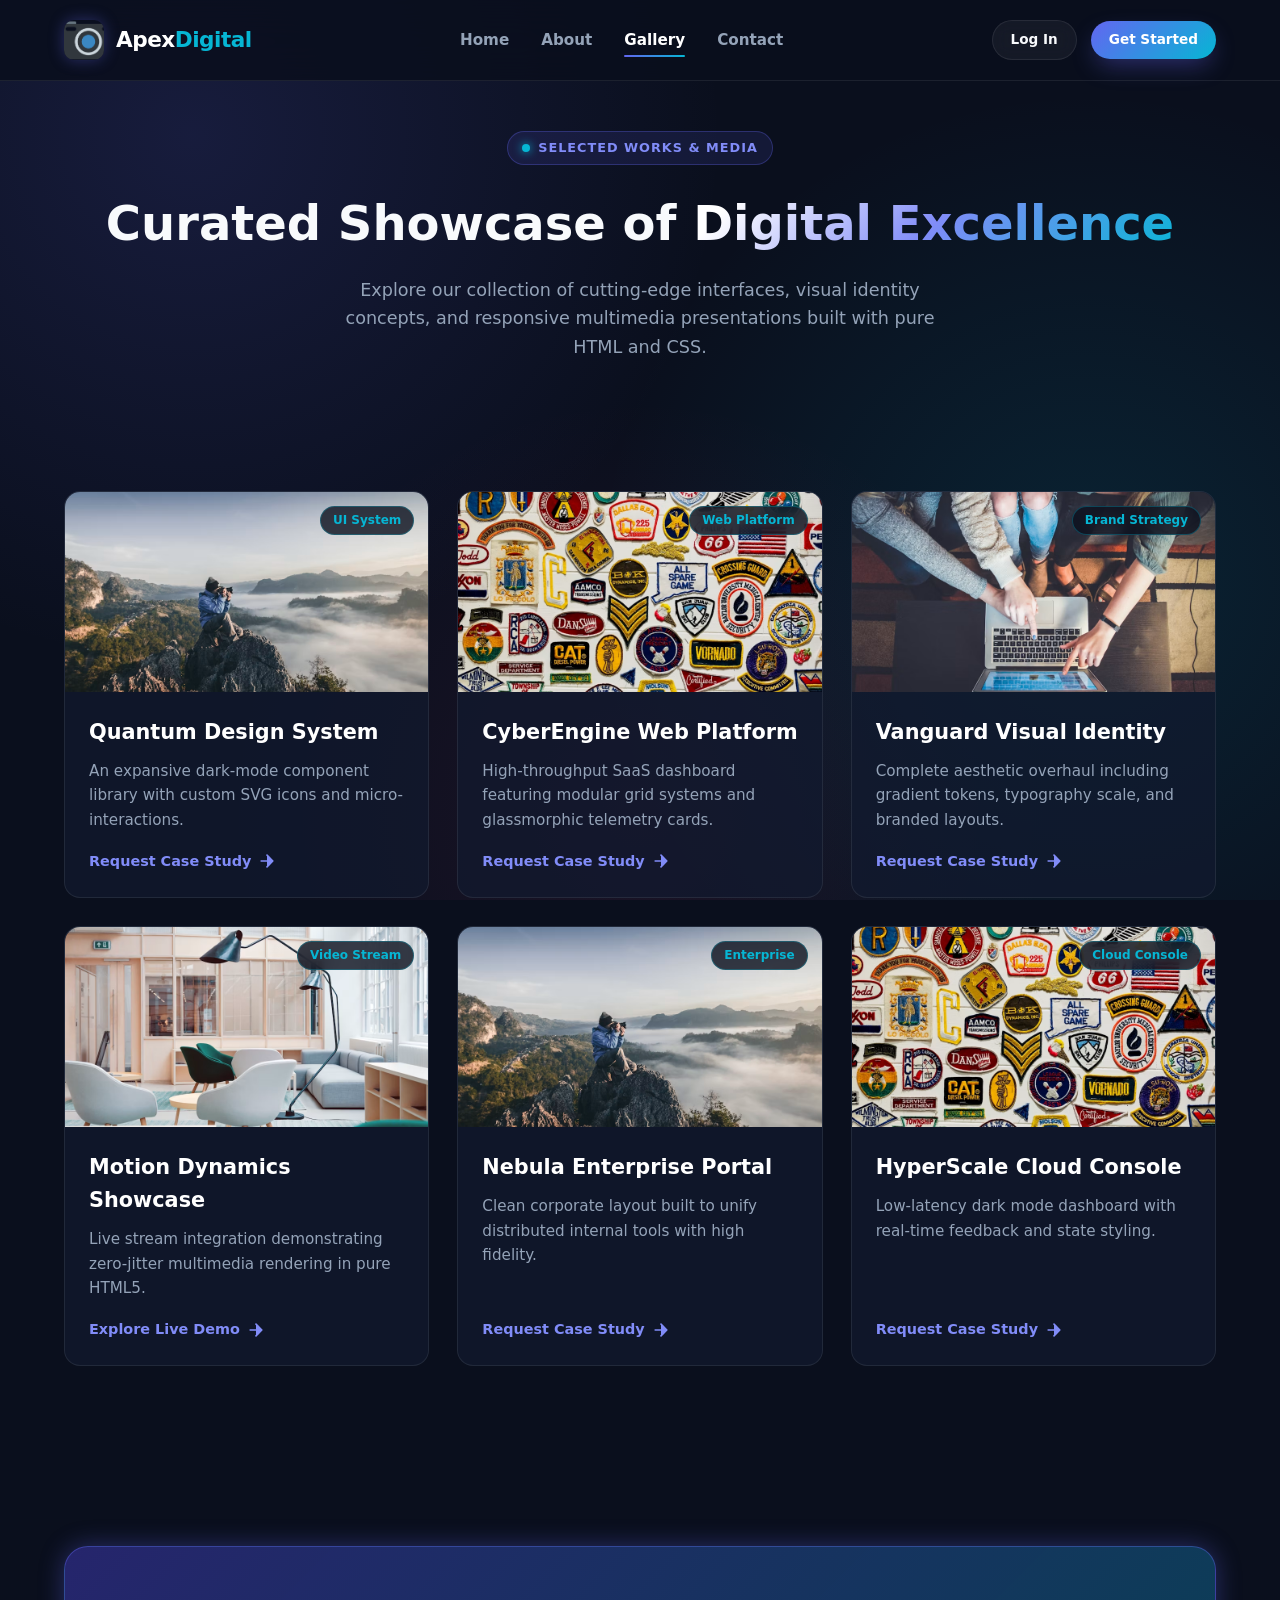
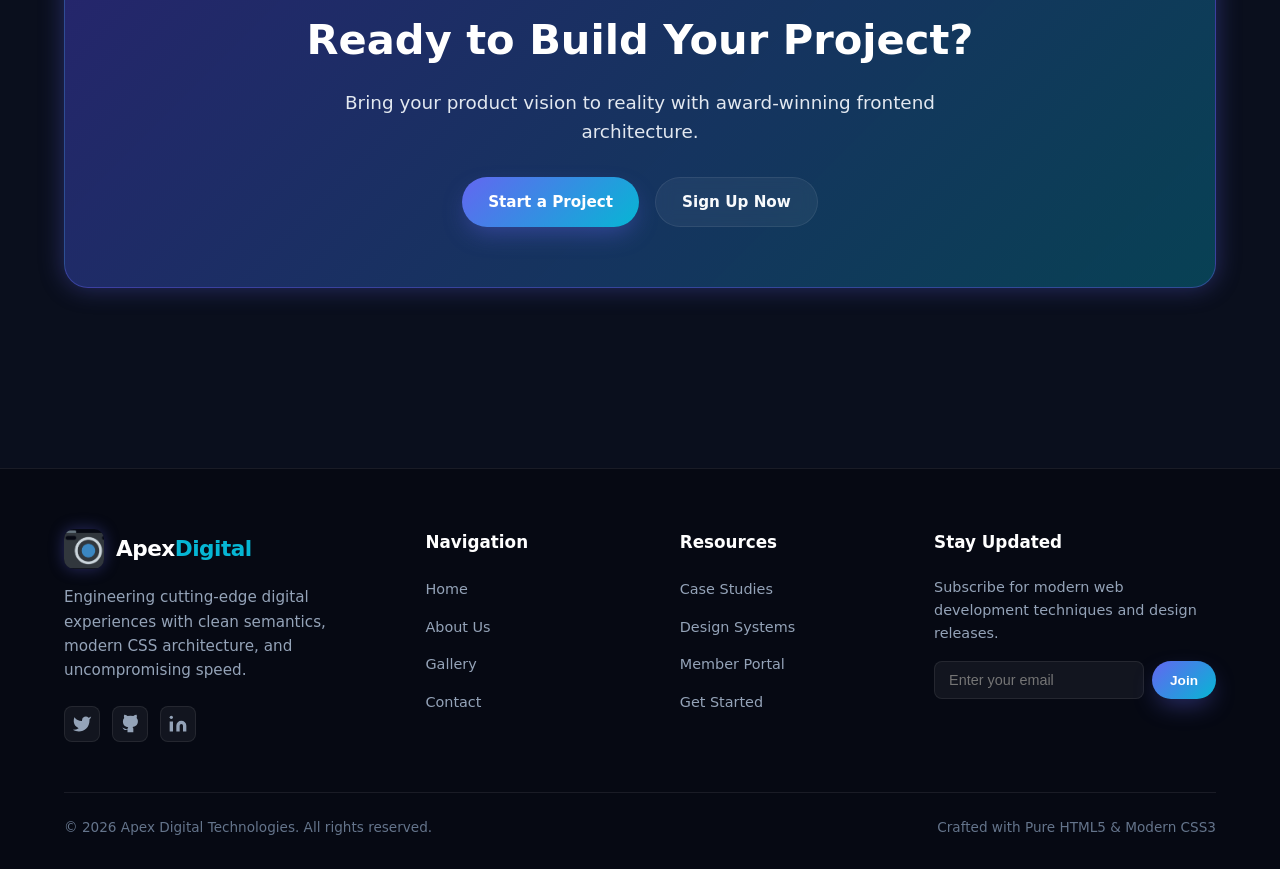
<file: gallery.html>
<!DOCTYPE html>
<html lang="en">
<head>
    <meta charset="UTF-8">
    <meta name="viewport" content="width=device-width, initial-scale=1.0">
    <title>Gallery &amp; Showcase | Apex Digital</title>
    <link rel="stylesheet" href="style.css">
    <link rel="icon" type="image/svg+xml" href="images/favicon.svg">
</head>
<body>

    <!-- SITE HEADER -->
    <header class="site-header">
        <div class="container navbar">
            <a href="index.html" class="brand-logo">
                <img src="images/logo.png" alt="Apex Logo" class="logo-img">
                <span class="brand-name">Apex<span>Digital</span></span>
            </a>

            <ul class="nav-menu">
                <li><a href="index.html" class="nav-link">Home</a></li>
                <li><a href="about.html" class="nav-link">About</a></li>
                <li><a href="gallery.html" class="nav-link active">Gallery</a></li>
                <li><a href="contact.html" class="nav-link">Contact</a></li>
            </ul>

            <div class="nav-actions">
                <a href="login.html" class="btn btn-secondary btn-sm">Log In</a>
                <a href="signup.html" class="btn btn-primary btn-sm">Get Started</a>
            </div>
        </div>
    </header>

    <main>
        <!-- PAGE HERO -->
        <section class="page-hero">
            <div class="container">
                <div class="badge">
                    <span class="badge-dot"></span>
                    Selected Works &amp; Media
                </div>
                <h1>Curated Showcase of <span class="gradient-text">Digital Excellence</span></h1>
                <p>
                    Explore our collection of cutting-edge interfaces, visual identity concepts, 
                    and responsive multimedia presentations built with pure HTML and CSS.
                </p>
            </div>
        </section>

        <!-- GALLERY GRID SECTION -->
        <section class="section">
            <div class="container">
                <div class="grid-3">
                    <!-- Project 1 -->
                    <div class="feature-card">
                        <div class="card-img-wrapper">
                            <img src="images/card1.png" alt="Quantum UI Kit">
                            <span class="card-tag">UI System</span>
                        </div>
                        <div class="card-body">
                            <h3>Quantum Design System</h3>
                            <p>An expansive dark-mode component library with custom SVG icons and micro-interactions.</p>
                            <a href="contact.html" class="card-link">
                                Request Case Study
                                <svg class="svg-icon" viewBox="0 0 24 24" fill="none" stroke="currentColor" stroke-width="2">
                                    <path d="M5 12h14M12 5l7 7-7 7" stroke-linecap="round" stroke-linejoin="round"/>
                                </svg>
                            </a>
                        </div>
                    </div>

                    <!-- Project 2 -->
                    <div class="feature-card">
                        <div class="card-img-wrapper">
                            <img src="images/card2.png" alt="CyberEngine Frontend">
                            <span class="card-tag">Web Platform</span>
                        </div>
                        <div class="card-body">
                            <h3>CyberEngine Web Platform</h3>
                            <p>High-throughput SaaS dashboard featuring modular grid systems and glassmorphic telemetry cards.</p>
                            <a href="contact.html" class="card-link">
                                Request Case Study
                                <svg class="svg-icon" viewBox="0 0 24 24" fill="none" stroke="currentColor" stroke-width="2">
                                    <path d="M5 12h14M12 5l7 7-7 7" stroke-linecap="round" stroke-linejoin="round"/>
                                </svg>
                            </a>
                        </div>
                    </div>

                    <!-- Project 3 -->
                    <div class="feature-card">
                        <div class="card-img-wrapper">
                            <img src="images/card3.png" alt="Vanguard Visual Identity">
                            <span class="card-tag">Brand Strategy</span>
                        </div>
                        <div class="card-body">
                            <h3>Vanguard Visual Identity</h3>
                            <p>Complete aesthetic overhaul including gradient tokens, typography scale, and branded layouts.</p>
                            <a href="contact.html" class="card-link">
                                Request Case Study
                                <svg class="svg-icon" viewBox="0 0 24 24" fill="none" stroke="currentColor" stroke-width="2">
                                    <path d="M5 12h14M12 5l7 7-7 7" stroke-linecap="round" stroke-linejoin="round"/>
                                </svg>
                            </a>
                        </div>
                    </div>

                    <!-- Project 4 - Video Preview -->
                    <div class="feature-card">
                        <div class="card-img-wrapper">
                            <video autoplay loop muted playsinline poster="images/video-poster.png" style="width:100%; height:100%; object-fit:cover;">
                                <source src="videos/mov_bbb.mp4" type="video/mp4">
                            </video>
                            <span class="card-tag">Video Stream</span>
                        </div>
                        <div class="card-body">
                            <h3>Motion Dynamics Showcase</h3>
                            <p>Live stream integration demonstrating zero-jitter multimedia rendering in pure HTML5.</p>
                            <a href="contact.html" class="card-link">
                                Explore Live Demo
                                <svg class="svg-icon" viewBox="0 0 24 24" fill="none" stroke="currentColor" stroke-width="2">
                                    <path d="M5 12h14M12 5l7 7-7 7" stroke-linecap="round" stroke-linejoin="round"/>
                                </svg>
                            </a>
                        </div>
                    </div>

                    <!-- Project 5 -->
                    <div class="feature-card">
                        <div class="card-img-wrapper">
                            <img src="images/card1.png" alt="Nebula Portal">
                            <span class="card-tag">Enterprise</span>
                        </div>
                        <div class="card-body">
                            <h3>Nebula Enterprise Portal</h3>
                            <p>Clean corporate layout built to unify distributed internal tools with high fidelity.</p>
                            <a href="contact.html" class="card-link">
                                Request Case Study
                                <svg class="svg-icon" viewBox="0 0 24 24" fill="none" stroke="currentColor" stroke-width="2">
                                    <path d="M5 12h14M12 5l7 7-7 7" stroke-linecap="round" stroke-linejoin="round"/>
                                </svg>
                            </a>
                        </div>
                    </div>

                    <!-- Project 6 -->
                    <div class="feature-card">
                        <div class="card-img-wrapper">
                            <img src="images/card2.png" alt="HyperScale Cloud">
                            <span class="card-tag">Cloud Console</span>
                        </div>
                        <div class="card-body">
                            <h3>HyperScale Cloud Console</h3>
                            <p>Low-latency dark mode dashboard with real-time feedback and state styling.</p>
                            <a href="contact.html" class="card-link">
                                Request Case Study
                                <svg class="svg-icon" viewBox="0 0 24 24" fill="none" stroke="currentColor" stroke-width="2">
                                    <path d="M5 12h14M12 5l7 7-7 7" stroke-linecap="round" stroke-linejoin="round"/>
                                </svg>
                            </a>
                        </div>
                    </div>
                </div>
            </div>
        </section>

        <!-- CALL TO ACTION -->
        <section class="section">
            <div class="container">
                <div class="cta-banner">
                    <h2>Ready to Build Your Project?</h2>
                    <p>Bring your product vision to reality with award-winning frontend architecture.</p>
                    <div class="cta-actions">
                        <a href="contact.html" class="btn btn-primary">Start a Project</a>
                        <a href="signup.html" class="btn btn-secondary">Sign Up Now</a>
                    </div>
                </div>
            </div>
        </section>
    </main>

    <!-- SITE FOOTER -->
    <footer class="site-footer">
        <div class="container">
            <div class="footer-grid">
                <div class="footer-brand">
                    <a href="index.html" class="brand-logo">
                        <img src="images/logo.png" alt="Apex Logo" class="logo-img">
                        <span class="brand-name">Apex<span>Digital</span></span>
                    </a>
                    <p>
                        Engineering cutting-edge digital experiences with clean semantics, 
                        modern CSS architecture, and uncompromising speed.
                    </p>
                    <div class="social-links">
                        <a href="#" class="social-btn" aria-label="Social Link">
                            <svg class="svg-icon" viewBox="0 0 24 24"><path d="M23 3a10.9 10.9 0 0 1-3.14 1.53 4.48 4.48 0 0 0-7.86 3v1A10.66 10.66 0 0 1 3 4s-4 9 5 13a11.64 11.64 0 0 1-7 2c9 5 20 0 20-11.5a4.5 4.5 0 0 0-.08-.83A7.72 7.72 0 0 0 23 3z"/></svg>
                        </a>
                        <a href="#" class="social-btn" aria-label="Social Link">
                            <svg class="svg-icon" viewBox="0 0 24 24"><path d="M9 19c-5 1.5-5-2.5-7-3m14 6v-3.87a3.37 3.37 0 0 0-.94-2.61c3.14-.35 6.44-1.54 6.44-7A5.44 5.44 0 0 0 20 4.77 5.07 5.07 0 0 0 19.91 1S18.73.65 16 2.48a13.38 13.38 0 0 0-7 0C6.27.65 5.09 1 5.09 1A5.07 5.07 0 0 0 5 4.77a5.44 5.44 0 0 0-1.5 3.78c0 5.42 3.3 6.61 6.44 7A3.37 3.37 0 0 0 9 18.13V22"/></svg>
                        </a>
                        <a href="#" class="social-btn" aria-label="Social Link">
                            <svg class="svg-icon" viewBox="0 0 24 24"><path d="M16 8a6 6 0 0 1 6 6v7h-4v-7a2 2 0 0 0-2-2 2 2 0 0 0-2 2v7h-4v-7a6 6 0 0 1 6-6z"/><rect x="2" y="9" width="4" height="12"/><circle cx="4" cy="4" r="2"/></svg>
                        </a>
                    </div>
                </div>

                <div class="footer-col">
                    <h4>Navigation</h4>
                    <ul class="footer-links-list">
                        <li><a href="index.html">Home</a></li>
                        <li><a href="about.html">About Us</a></li>
                        <li><a href="gallery.html">Gallery</a></li>
                        <li><a href="contact.html">Contact</a></li>
                    </ul>
                </div>

                <div class="footer-col">
                    <h4>Resources</h4>
                    <ul class="footer-links-list">
                        <li><a href="gallery.html">Case Studies</a></li>
                        <li><a href="about.html">Design Systems</a></li>
                        <li><a href="login.html">Member Portal</a></li>
                        <li><a href="signup.html">Get Started</a></li>
                    </ul>
                </div>

                <div class="footer-col">
                    <h4>Stay Updated</h4>
                    <div class="footer-newsletter">
                        <p>Subscribe for modern web development techniques and design releases.</p>
                        <form class="newsletter-form" action="#" onsubmit="return false;">
                            <input type="email" placeholder="Enter your email" class="newsletter-input" required>
                            <button type="submit" class="btn btn-primary btn-sm">Join</button>
                        </form>
                    </div>
                </div>
            </div>

            <div class="footer-bottom">
                <p>&copy; 2026 Apex Digital Technologies. All rights reserved.</p>
                <p>Crafted with Pure HTML5 &amp; Modern CSS3</p>
            </div>
        </div>
    </footer>

</body>
</html>
</file>
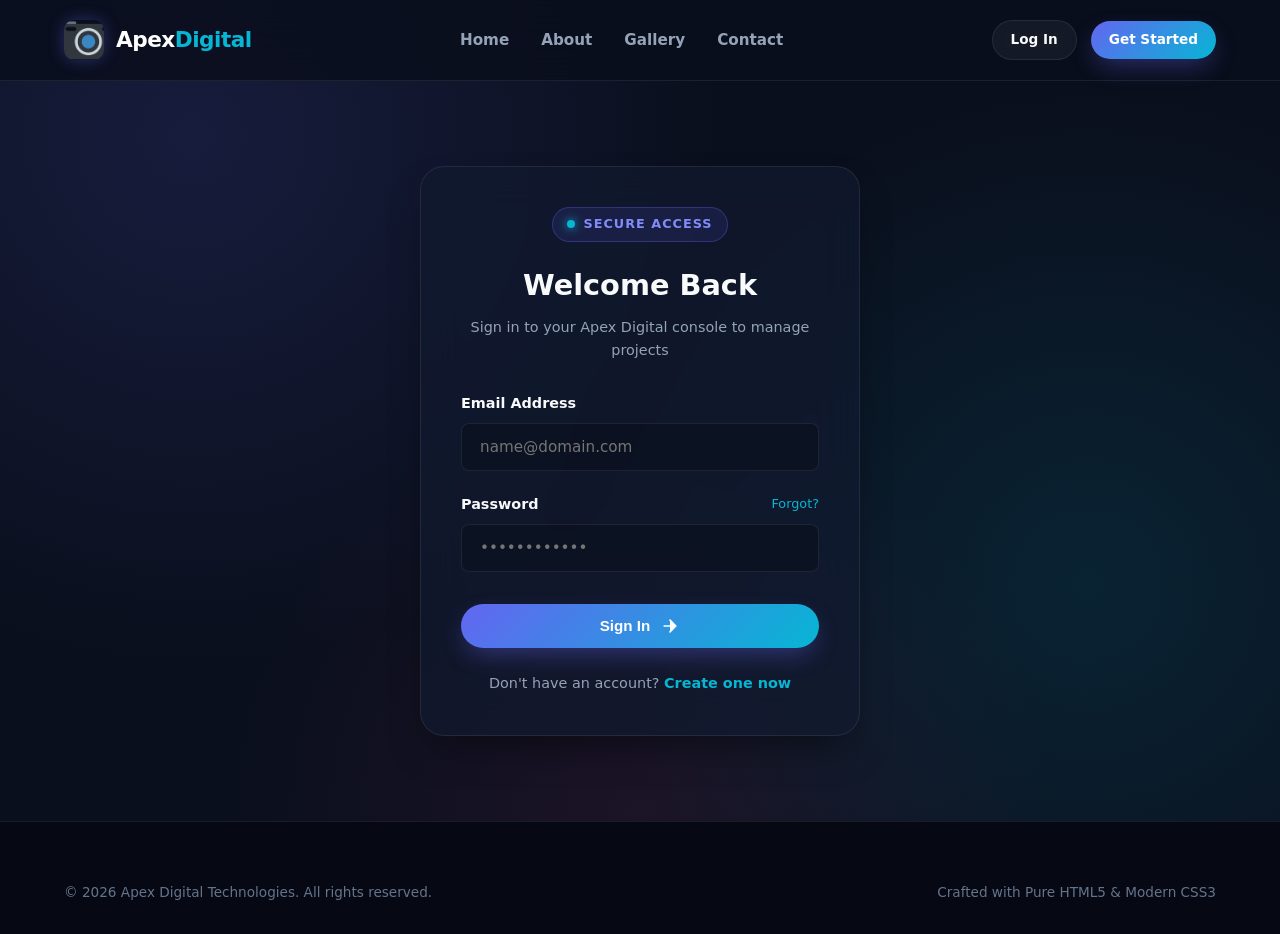
<file: login.html>
<!DOCTYPE html>
<html lang="en">
<head>
    <meta charset="UTF-8">
    <meta name="viewport" content="width=device-width, initial-scale=1.0">
    <title>Member Portal Login | Apex Digital</title>
    <link rel="stylesheet" href="style.css">
    <link rel="icon" type="image/svg+xml" href="images/favicon.svg">
</head>
<body>

    <!-- SITE HEADER -->
    <header class="site-header">
        <div class="container navbar">
            <a href="index.html" class="brand-logo">
                <img src="images/logo.png" alt="Apex Logo" class="logo-img">
                <span class="brand-name">Apex<span>Digital</span></span>
            </a>

            <ul class="nav-menu">
                <li><a href="index.html" class="nav-link">Home</a></li>
                <li><a href="about.html" class="nav-link">About</a></li>
                <li><a href="gallery.html" class="nav-link">Gallery</a></li>
                <li><a href="contact.html" class="nav-link">Contact</a></li>
            </ul>

            <div class="nav-actions">
                <a href="login.html" class="btn btn-secondary btn-sm">Log In</a>
                <a href="signup.html" class="btn btn-primary btn-sm">Get Started</a>
            </div>
        </div>
    </header>

    <main class="auth-wrapper">
        <div class="auth-card">
            <div class="auth-header">
                <div class="badge">
                    <span class="badge-dot"></span>
                    Secure Access
                </div>
                <h2>Welcome Back</h2>
                <p>Sign in to your Apex Digital console to manage projects</p>
            </div>

            <form action="#" onsubmit="return false;">
                <div class="form-group">
                    <label for="login-email">Email Address</label>
                    <input type="email" id="login-email" class="form-control" placeholder="name@domain.com" required>
                </div>

                <div class="form-group">
                    <div style="display: flex; justify-content: space-between; align-items: center; margin-bottom: 8px;">
                        <label for="login-password" style="margin-bottom: 0;">Password</label>
                        <a href="#" style="font-size: 0.8rem; color: var(--accent);">Forgot?</a>
                    </div>
                    <input type="password" id="login-password" class="form-control" placeholder="••••••••••••" required>
                </div>

                <button type="submit" class="btn btn-primary" style="width: 100%; margin-top: 10px;">
                    Sign In
                    <svg class="svg-icon" viewBox="0 0 24 24" fill="none" stroke="currentColor" stroke-width="2">
                        <path d="M5 12h14M12 5l7 7-7 7" stroke-linecap="round" stroke-linejoin="round"/>
                    </svg>
                </button>
            </form>

            <div class="auth-footer-text">
                Don't have an account? <a href="signup.html">Create one now</a>
            </div>
        </div>
    </main>

    <!-- SITE FOOTER -->
    <footer class="site-footer" style="margin-top: 0;">
        <div class="container">
            <div class="footer-bottom" style="border-top: none; padding-top: 0;">
                <p>&copy; 2026 Apex Digital Technologies. All rights reserved.</p>
                <p>Crafted with Pure HTML5 &amp; Modern CSS3</p>
            </div>
        </div>
    </footer>

</body>
</html>
</file>
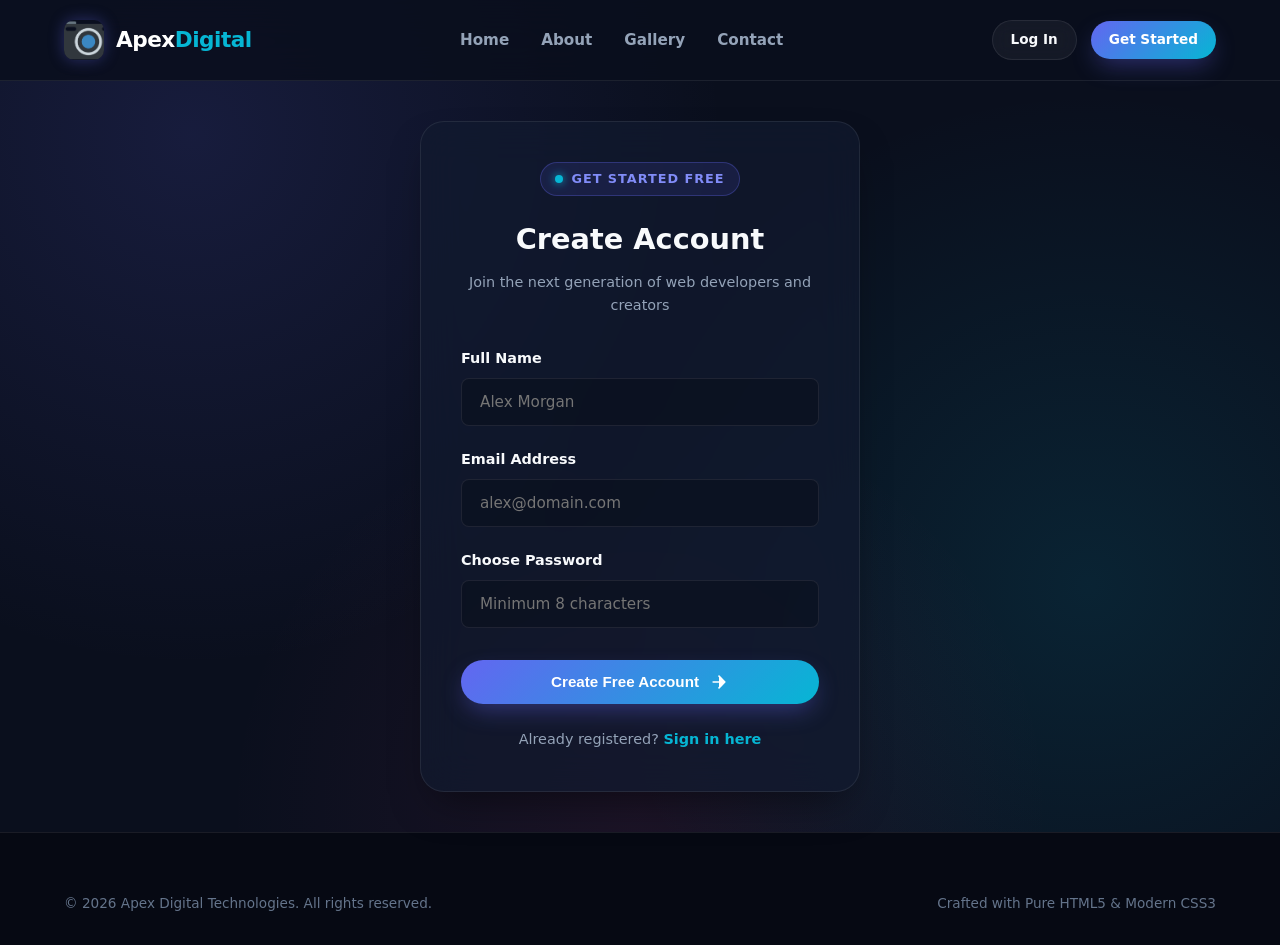
<file: signup.html>
<!DOCTYPE html>
<html lang="en">
<head>
    <meta charset="UTF-8">
    <meta name="viewport" content="width=device-width, initial-scale=1.0">
    <title>Create Free Account | Apex Digital</title>
    <link rel="stylesheet" href="style.css">
    <link rel="icon" type="image/svg+xml" href="images/favicon.svg">
</head>
<body>

    <!-- SITE HEADER -->
    <header class="site-header">
        <div class="container navbar">
            <a href="index.html" class="brand-logo">
                <img src="images/logo.png" alt="Apex Logo" class="logo-img">
                <span class="brand-name">Apex<span>Digital</span></span>
            </a>

            <ul class="nav-menu">
                <li><a href="index.html" class="nav-link">Home</a></li>
                <li><a href="about.html" class="nav-link">About</a></li>
                <li><a href="gallery.html" class="nav-link">Gallery</a></li>
                <li><a href="contact.html" class="nav-link">Contact</a></li>
            </ul>

            <div class="nav-actions">
                <a href="login.html" class="btn btn-secondary btn-sm">Log In</a>
                <a href="signup.html" class="btn btn-primary btn-sm">Get Started</a>
            </div>
        </div>
    </header>

    <main class="auth-wrapper">
        <div class="auth-card">
            <div class="auth-header">
                <div class="badge">
                    <span class="badge-dot"></span>
                    Get Started Free
                </div>
                <h2>Create Account</h2>
                <p>Join the next generation of web developers and creators</p>
            </div>

            <form action="#" onsubmit="return false;">
                <div class="form-group">
                    <label for="signup-name">Full Name</label>
                    <input type="text" id="signup-name" class="form-control" placeholder="Alex Morgan" required>
                </div>

                <div class="form-group">
                    <label for="signup-email">Email Address</label>
                    <input type="email" id="signup-email" class="form-control" placeholder="alex@domain.com" required>
                </div>

                <div class="form-group">
                    <label for="signup-password">Choose Password</label>
                    <input type="password" id="signup-password" class="form-control" placeholder="Minimum 8 characters" required>
                </div>

                <button type="submit" class="btn btn-primary" style="width: 100%; margin-top: 10px;">
                    Create Free Account
                    <svg class="svg-icon" viewBox="0 0 24 24" fill="none" stroke="currentColor" stroke-width="2">
                        <path d="M5 12h14M12 5l7 7-7 7" stroke-linecap="round" stroke-linejoin="round"/>
                    </svg>
                </button>
            </form>

            <div class="auth-footer-text">
                Already registered? <a href="login.html">Sign in here</a>
            </div>
        </div>
    </main>

    <!-- SITE FOOTER -->
    <footer class="site-footer" style="margin-top: 0;">
        <div class="container">
            <div class="footer-bottom" style="border-top: none; padding-top: 0;">
                <p>&copy; 2026 Apex Digital Technologies. All rights reserved.</p>
                <p>Crafted with Pure HTML5 &amp; Modern CSS3</p>
            </div>
        </div>
    </footer>

</body>
</html>
</file>
<file: style.css>
/* ==========================================================================
   1. CSS VARIABLES & BASE RESET
   ========================================================================== */
:root {
    --bg-main: #0a0f1d;
    --bg-card: rgba(18, 26, 47, 0.7);
    --bg-card-hover: rgba(28, 39, 68, 0.85);
    --border: rgba(255, 255, 255, 0.08);
    --border-glow: rgba(99, 102, 241, 0.35);
    
    --primary: #6366f1;
    --primary-light: #818cf8;
    --primary-dark: #4f46e5;
    --accent: #06b6d4;
    --accent-emerald: #10b981;
    --accent-pink: #ec4899;
    
    --text-main: #f8fafc;
    --text-muted: #94a3b8;
    --text-dim: #64748b;
    
    --font-stack: 'Segoe UI', system-ui, -apple-system, BlinkMacSystemFont, Roboto, sans-serif;
    --shadow-sm: 0 4px 12px rgba(0, 0, 0, 0.25);
    --shadow-lg: 0 20px 40px -15px rgba(0, 0, 0, 0.5);
    --shadow-glow: 0 0 25px rgba(99, 102, 241, 0.35);
    --radius-sm: 8px;
    --radius-md: 16px;
    --radius-lg: 24px;
    --radius-full: 9999px;
    --transition: all 0.3s cubic-bezier(0.4, 0, 0.2, 1);
}

* {
    margin: 0;
    padding: 0;
    box-sizing: border-box;
}

html {
    scroll-behavior: smooth;
}

body {
    font-family: var(--font-stack);
    background-color: var(--bg-main);
    background-image: 
        radial-gradient(circle at 15% 15%, rgba(99, 102, 241, 0.15) 0%, transparent 40%),
        radial-gradient(circle at 85% 65%, rgba(6, 182, 212, 0.12) 0%, transparent 40%),
        radial-gradient(circle at 50% 90%, rgba(236, 72, 153, 0.08) 0%, transparent 40%);
    background-attachment: fixed;
    color: var(--text-main);
    line-height: 1.6;
    overflow-x: hidden;
}

a {
    text-decoration: none;
    color: inherit;
    transition: var(--transition);
}

img, video {
    max-width: 100%;
    display: block;
}

.container {
    max-width: 1200px;
    margin: 0 auto;
    padding: 0 24px;
}

/* ==========================================================================
   2. REUSABLE UTILITIES & BUTTONS
   ========================================================================== */
.gradient-text {
    background: linear-gradient(135deg, #ffffff 10%, #818cf8 50%, #06b6d4 100%);
    -webkit-background-clip: text;
    -webkit-text-fill-color: transparent;
    display: inline-block;
}

.badge {
    display: inline-flex;
    align-items: center;
    gap: 8px;
    padding: 6px 14px;
    border-radius: var(--radius-full);
    font-size: 0.8rem;
    font-weight: 700;
    letter-spacing: 1px;
    text-transform: uppercase;
    background: rgba(99, 102, 241, 0.12);
    border: 1px solid rgba(99, 102, 241, 0.3);
    color: var(--primary-light);
    margin-bottom: 20px;
}

.badge-dot {
    width: 8px;
    height: 8px;
    border-radius: 50%;
    background: var(--accent);
    box-shadow: 0 0 10px var(--accent);
    animation: pulse-dot 2s infinite;
}

.btn {
    display: inline-flex;
    align-items: center;
    justify-content: center;
    gap: 10px;
    padding: 12px 26px;
    border-radius: var(--radius-full);
    font-size: 0.95rem;
    font-weight: 600;
    cursor: pointer;
    border: none;
    transition: var(--transition);
}

.btn-primary {
    background: linear-gradient(135deg, var(--primary) 0%, var(--accent) 100%);
    color: #ffffff;
    box-shadow: 0 10px 25px -5px rgba(99, 102, 241, 0.4);
}

.btn-primary:hover {
    transform: translateY(-3px);
    box-shadow: 0 15px 30px -5px rgba(6, 182, 212, 0.5);
    filter: brightness(1.1);
}

.btn-secondary {
    background: rgba(255, 255, 255, 0.05);
    border: 1px solid var(--border);
    color: var(--text-main);
    backdrop-filter: blur(8px);
}

.btn-secondary:hover {
    background: rgba(255, 255, 255, 0.1);
    border-color: rgba(255, 255, 255, 0.25);
    transform: translateY(-3px);
}

.btn-sm {
    padding: 8px 18px;
    font-size: 0.85rem;
}

.glass-panel {
    background: var(--bg-card);
    backdrop-filter: blur(16px);
    -webkit-backdrop-filter: blur(16px);
    border: 1px solid var(--border);
    border-radius: var(--radius-md);
    box-shadow: var(--shadow-lg);
    transition: var(--transition);
}

.glass-panel:hover {
    border-color: var(--border-glow);
    transform: translateY(-5px);
    box-shadow: var(--shadow-glow);
}

.section-header {
    text-align: center;
    max-width: 680px;
    margin: 0 auto 50px;
}

.section-header h2 {
    font-size: 2.4rem;
    font-weight: 800;
    margin-bottom: 14px;
    letter-spacing: -0.5px;
}

.section-header p {
    font-size: 1.05rem;
    color: var(--text-muted);
}

.svg-icon {
    width: 20px;
    height: 20px;
    fill: currentColor;
    display: inline-block;
    vertical-align: middle;
}

/* ==========================================================================
   3. HEADER & NAVIGATION
   ========================================================================== */
.site-header {
    position: sticky;
    top: 0;
    z-index: 1000;
    background: rgba(10, 15, 29, 0.85);
    backdrop-filter: blur(20px);
    -webkit-backdrop-filter: blur(20px);
    border-bottom: 1px solid var(--border);
}

.navbar {
    display: flex;
    align-items: center;
    justify-content: space-between;
    height: 80px;
}

.brand-logo {
    display: flex;
    align-items: center;
    gap: 12px;
}

.logo-img {
    width: 40px;
    height: 40px;
    border-radius: 10px;
    object-fit: cover;
    box-shadow: 0 0 15px rgba(99, 102, 241, 0.35);
}

.brand-name {
    font-size: 1.35rem;
    font-weight: 800;
    letter-spacing: -0.5px;
    color: #ffffff;
}

.brand-name span {
    color: var(--accent);
}

.nav-menu {
    display: flex;
    align-items: center;
    gap: 32px;
    list-style: none;
}

.nav-link {
    font-size: 0.95rem;
    font-weight: 600;
    color: var(--text-muted);
    position: relative;
    padding: 8px 0;
}

.nav-link::after {
    content: '';
    position: absolute;
    bottom: 0;
    left: 0;
    width: 0;
    height: 2px;
    background: linear-gradient(90deg, var(--primary), var(--accent));
    transition: var(--transition);
    border-radius: 2px;
}

.nav-link:hover,
.nav-link.active {
    color: #ffffff;
}

.nav-link:hover::after,
.nav-link.active::after {
    width: 100%;
}

.nav-actions {
    display: flex;
    align-items: center;
    gap: 14px;
}

/* ==========================================================================
   4. HERO SECTION
   ========================================================================== */
.hero-section {
    padding: 70px 0 60px;
    display: grid;
    grid-template-columns: 1.1fr 0.9fr;
    gap: 40px;
    align-items: center;
    min-height: calc(100vh - 80px);
}

.hero-content h1 {
    font-size: 3.5rem;
    line-height: 1.15;
    font-weight: 900;
    letter-spacing: -1px;
    margin-bottom: 22px;
}

.hero-content p {
    font-size: 1.15rem;
    color: var(--text-muted);
    margin-bottom: 34px;
    line-height: 1.7;
    max-width: 540px;
}

.hero-actions {
    display: flex;
    align-items: center;
    gap: 16px;
    margin-bottom: 40px;
}

.hero-stats-row {
    display: flex;
    align-items: center;
    gap: 32px;
    padding-top: 24px;
    border-top: 1px solid var(--border);
}

.mini-stat h4 {
    font-size: 1.4rem;
    font-weight: 800;
    color: #ffffff;
}

.mini-stat p {
    font-size: 0.85rem;
    color: var(--text-dim);
    margin: 0;
}

/* Hero Media Showcase */
.hero-media-wrapper {
    position: relative;
}

.hero-media-wrapper::before {
    content: '';
    position: absolute;
    top: 50%;
    left: 50%;
    transform: translate(-50%, -50%);
    width: 90%;
    height: 90%;
    background: radial-gradient(circle, rgba(99, 102, 241, 0.35) 0%, rgba(6, 182, 212, 0) 70%);
    filter: blur(40px);
    z-index: -1;
}

.hero-video-card {
    background: var(--bg-card);
    border: 1px solid var(--border);
    border-radius: var(--radius-lg);
    padding: 12px;
    box-shadow: var(--shadow-lg);
    position: relative;
    overflow: hidden;
}

.hero-video-card video {
    width: 100%;
    height: 380px;
    object-fit: cover;
    border-radius: calc(var(--radius-lg) - 6px);
}

.floating-badge {
    position: absolute;
    bottom: 28px;
    left: 28px;
    background: rgba(10, 15, 29, 0.85);
    backdrop-filter: blur(12px);
    border: 1px solid var(--border-glow);
    padding: 12px 18px;
    border-radius: var(--radius-md);
    display: flex;
    align-items: center;
    gap: 12px;
    box-shadow: 0 10px 25px rgba(0, 0, 0, 0.5);
    animation: float 4s ease-in-out infinite;
}

.floating-badge .icon-box {
    width: 36px;
    height: 36px;
    background: linear-gradient(135deg, var(--primary), var(--accent));
    border-radius: 8px;
    display: grid;
    place-items: center;
    color: #ffffff;
}

.floating-badge-text h5 {
    font-size: 0.85rem;
    font-weight: 700;
    color: #ffffff;
    margin: 0;
}

.floating-badge-text p {
    font-size: 0.75rem;
    color: var(--accent-emerald);
    margin: 0;
    font-weight: 600;
}

/* ==========================================================================
   5. FEATURES & CARD GRID
   ========================================================================== */
.section {
    padding: 90px 0;
}

.grid-3 {
    display: grid;
    grid-template-columns: repeat(3, 1fr);
    gap: 28px;
}

.feature-card {
    background: var(--bg-card);
    border: 1px solid var(--border);
    border-radius: var(--radius-md);
    overflow: hidden;
    transition: var(--transition);
    display: flex;
    flex-direction: column;
}

.feature-card:hover {
    border-color: var(--border-glow);
    transform: translateY(-8px);
    box-shadow: var(--shadow-glow);
}

.card-img-wrapper {
    height: 200px;
    overflow: hidden;
    position: relative;
}

.card-img-wrapper img {
    width: 100%;
    height: 100%;
    object-fit: cover;
    transition: transform 0.5s ease;
}

.feature-card:hover .card-img-wrapper img {
    transform: scale(1.08);
}

.card-tag {
    position: absolute;
    top: 14px;
    right: 14px;
    background: rgba(10, 15, 29, 0.8);
    backdrop-filter: blur(8px);
    padding: 4px 12px;
    border-radius: var(--radius-full);
    font-size: 0.75rem;
    font-weight: 700;
    color: var(--accent);
    border: 1px solid rgba(6, 182, 212, 0.3);
}

.card-body {
    padding: 24px;
    flex-grow: 1;
    display: flex;
    flex-direction: column;
}

.card-body h3 {
    font-size: 1.3rem;
    font-weight: 700;
    margin-bottom: 10px;
    color: #ffffff;
}

.card-body p {
    font-size: 0.95rem;
    color: var(--text-muted);
    line-height: 1.6;
    margin-bottom: 18px;
    flex-grow: 1;
}

.card-link {
    display: inline-flex;
    align-items: center;
    gap: 6px;
    font-size: 0.9rem;
    font-weight: 700;
    color: var(--primary-light);
}

.card-link:hover {
    color: var(--accent);
    gap: 10px;
}

/* ==========================================================================
   6. SHOWCASE MEDIA SECTION
   ========================================================================== */
.showcase-box {
    background: linear-gradient(135deg, rgba(24, 32, 59, 0.8) 0%, rgba(13, 20, 38, 0.9) 100%);
    border: 1px solid var(--border-glow);
    border-radius: var(--radius-lg);
    padding: 44px;
    box-shadow: var(--shadow-lg);
    display: grid;
    grid-template-columns: 1fr 1.2fr;
    gap: 40px;
    align-items: center;
}

.showcase-info h3 {
    font-size: 2rem;
    font-weight: 800;
    margin-bottom: 16px;
}

.showcase-info p {
    color: var(--text-muted);
    font-size: 1.05rem;
    margin-bottom: 26px;
}

.feature-check-list {
    list-style: none;
    display: flex;
    flex-direction: column;
    gap: 14px;
    margin-bottom: 30px;
}

.feature-check-item {
    display: flex;
    align-items: center;
    gap: 12px;
    font-size: 0.95rem;
    font-weight: 600;
    color: var(--text-main);
}

.check-icon {
    width: 24px;
    height: 24px;
    border-radius: 50%;
    background: rgba(16, 185, 129, 0.15);
    border: 1px solid rgba(16, 185, 129, 0.4);
    display: grid;
    place-items: center;
    color: var(--accent-emerald);
    flex-shrink: 0;
}

.showcase-video-frame {
    border-radius: var(--radius-md);
    overflow: hidden;
    border: 1px solid rgba(255, 255, 255, 0.15);
    box-shadow: 0 15px 35px rgba(0, 0, 0, 0.6);
}

.showcase-video-frame video {
    width: 100%;
    height: 320px;
    object-fit: cover;
}

/* ==========================================================================
   7. STATS & METRICS SECTION
   ========================================================================== */
.grid-4 {
    display: grid;
    grid-template-columns: repeat(4, 1fr);
    gap: 24px;
}

.stat-card {
    background: var(--bg-card);
    border: 1px solid var(--border);
    border-radius: var(--radius-md);
    padding: 30px 20px;
    text-align: center;
    transition: var(--transition);
}

.stat-card:hover {
    border-color: var(--primary-light);
    transform: translateY(-5px);
}

.stat-number {
    font-size: 2.8rem;
    font-weight: 900;
    letter-spacing: -1px;
    margin-bottom: 6px;
    background: linear-gradient(135deg, #ffffff, var(--accent));
    -webkit-background-clip: text;
    -webkit-text-fill-color: transparent;
}

.stat-label {
    font-size: 0.95rem;
    color: var(--text-muted);
    font-weight: 600;
}

/* ==========================================================================
   8. TESTIMONIALS / REVIEWS
   ========================================================================== */
.review-card {
    background: var(--bg-card);
    border: 1px solid var(--border);
    border-radius: var(--radius-md);
    padding: 30px;
    display: flex;
    flex-direction: column;
    justify-content: space-between;
    transition: var(--transition);
}

.review-card:hover {
    border-color: var(--border-glow);
    transform: translateY(-6px);
}

.stars-row {
    display: flex;
    gap: 4px;
    color: #fbbf24;
    margin-bottom: 16px;
}

.review-quote {
    font-size: 1rem;
    color: var(--text-main);
    line-height: 1.6;
    margin-bottom: 24px;
    font-style: italic;
}

.user-profile {
    display: flex;
    align-items: center;
    gap: 14px;
}

.user-avatar {
    width: 44px;
    height: 44px;
    border-radius: 50%;
    background: linear-gradient(135deg, var(--primary), var(--accent));
    display: grid;
    place-items: center;
    font-weight: 800;
    color: #ffffff;
    font-size: 1rem;
}

.user-info h5 {
    font-size: 0.95rem;
    font-weight: 700;
    color: #ffffff;
    margin: 0;
}

.user-info p {
    font-size: 0.8rem;
    color: var(--text-dim);
    margin: 0;
}

/* ==========================================================================
   9. CTA BANNER
   ========================================================================== */
.cta-banner {
    background: linear-gradient(135deg, rgba(79, 70, 229, 0.4) 0%, rgba(6, 182, 212, 0.3) 100%);
    border: 1px solid rgba(99, 102, 241, 0.4);
    border-radius: var(--radius-lg);
    padding: 60px 40px;
    text-align: center;
    position: relative;
    overflow: hidden;
    box-shadow: var(--shadow-glow);
}

.cta-banner h2 {
    font-size: 2.6rem;
    font-weight: 900;
    margin-bottom: 14px;
    color: #ffffff;
}

.cta-banner p {
    font-size: 1.15rem;
    color: #e2e8f0;
    max-width: 600px;
    margin: 0 auto 30px;
}

.cta-actions {
    display: flex;
    justify-content: center;
    gap: 16px;
}

/* ==========================================================================
   10. ABOUT, GALLERY, CONTACT & AUTH PAGES
   ========================================================================== */
.page-hero {
    text-align: center;
    padding: 50px 0 40px;
}

.page-hero h1 {
    font-size: 3rem;
    font-weight: 900;
    margin-bottom: 14px;
}

.page-hero p {
    font-size: 1.1rem;
    color: var(--text-muted);
    max-width: 620px;
    margin: 0 auto;
}

/* About specifics */
.grid-2 {
    display: grid;
    grid-template-columns: repeat(2, 1fr);
    gap: 32px;
}

.info-card {
    background: var(--bg-card);
    border: 1px solid var(--border);
    border-radius: var(--radius-md);
    padding: 32px;
}

.info-card h3 {
    font-size: 1.4rem;
    margin-bottom: 12px;
    color: #ffffff;
}

.info-card p {
    color: var(--text-muted);
    line-height: 1.7;
}

/* Team Grid */
.team-card {
    background: var(--bg-card);
    border: 1px solid var(--border);
    border-radius: var(--radius-md);
    padding: 24px;
    text-align: center;
    transition: var(--transition);
}

.team-card:hover {
    border-color: var(--accent);
    transform: translateY(-6px);
}

.team-avatar {
    width: 80px;
    height: 80px;
    border-radius: 50%;
    margin: 0 auto 16px;
    background: linear-gradient(135deg, var(--primary), var(--accent-pink));
    display: grid;
    place-items: center;
    color: #ffffff;
    font-size: 1.6rem;
    font-weight: 800;
}

.team-card h4 {
    font-size: 1.2rem;
    color: #ffffff;
    margin-bottom: 4px;
}

.team-role {
    font-size: 0.85rem;
    color: var(--accent);
    font-weight: 700;
    margin-bottom: 12px;
}

.team-card p {
    font-size: 0.9rem;
    color: var(--text-muted);
}

/* Contact layout */
.contact-layout {
    display: grid;
    grid-template-columns: 1.2fr 0.8fr;
    gap: 36px;
    align-items: start;
}

.form-panel {
    background: var(--bg-card);
    border: 1px solid var(--border);
    border-radius: var(--radius-lg);
    padding: 40px;
}

.form-group {
    margin-bottom: 22px;
}

.form-group label {
    display: block;
    font-size: 0.9rem;
    font-weight: 700;
    color: var(--text-main);
    margin-bottom: 8px;
}

.form-control {
    width: 100%;
    padding: 14px 18px;
    background: rgba(10, 15, 29, 0.6);
    border: 1px solid var(--border);
    border-radius: var(--radius-sm);
    color: #ffffff;
    font-family: inherit;
    font-size: 0.95rem;
    transition: var(--transition);
}

.form-control:focus {
    outline: none;
    border-color: var(--accent);
    box-shadow: 0 0 15px rgba(6, 182, 212, 0.25);
    background: rgba(10, 15, 29, 0.9);
}

textarea.form-control {
    min-height: 130px;
    resize: vertical;
}

.contact-info-panel {
    display: flex;
    flex-direction: column;
    gap: 20px;
}

.info-item-box {
    background: var(--bg-card);
    border: 1px solid var(--border);
    border-radius: var(--radius-md);
    padding: 24px;
    display: flex;
    align-items: center;
    gap: 18px;
}

.info-item-icon {
    width: 46px;
    height: 46px;
    border-radius: 12px;
    background: rgba(99, 102, 241, 0.15);
    border: 1px solid rgba(99, 102, 241, 0.3);
    display: grid;
    place-items: center;
    color: var(--primary-light);
    flex-shrink: 0;
}

.info-item-text h4 {
    font-size: 1rem;
    color: #ffffff;
    margin-bottom: 4px;
}

.info-item-text p {
    font-size: 0.9rem;
    color: var(--text-muted);
    margin: 0;
}

/* Authentication Page */
.auth-wrapper {
    min-height: calc(100vh - 160px);
    display: grid;
    place-items: center;
    padding: 40px 20px;
}

.auth-card {
    width: 100%;
    max-width: 440px;
    background: var(--bg-card);
    backdrop-filter: blur(20px);
    border: 1px solid var(--border);
    border-radius: var(--radius-lg);
    padding: 40px;
    box-shadow: var(--shadow-lg);
}

.auth-header {
    text-align: center;
    margin-bottom: 30px;
}

.auth-header h2 {
    font-size: 1.8rem;
    font-weight: 800;
    margin-bottom: 8px;
}

.auth-header p {
    font-size: 0.9rem;
    color: var(--text-muted);
}

.auth-footer-text {
    text-align: center;
    margin-top: 24px;
    font-size: 0.9rem;
    color: var(--text-muted);
}

.auth-footer-text a {
    color: var(--accent);
    font-weight: 700;
}

/* ==========================================================================
   11. SITE FOOTER
   ========================================================================== */
.site-footer {
    background: #060913;
    border-top: 1px solid var(--border);
    margin-top: 90px;
    padding: 60px 0 30px;
}

.footer-grid {
    display: grid;
    grid-template-columns: 1.5fr 1fr 1fr 1.2fr;
    gap: 40px;
    margin-bottom: 50px;
}

.footer-brand p {
    color: var(--text-muted);
    font-size: 0.95rem;
    margin: 16px 0 24px;
    max-width: 300px;
}

.social-links {
    display: flex;
    gap: 12px;
}

.social-btn {
    width: 36px;
    height: 36px;
    border-radius: 8px;
    background: rgba(255, 255, 255, 0.05);
    border: 1px solid var(--border);
    display: grid;
    place-items: center;
    color: var(--text-muted);
    transition: var(--transition);
}

.social-btn:hover {
    background: var(--primary);
    color: #ffffff;
    border-color: var(--primary);
    transform: translateY(-3px);
}

.footer-col h4 {
    font-size: 1.05rem;
    font-weight: 700;
    color: #ffffff;
    margin-bottom: 20px;
}

.footer-links-list {
    list-style: none;
    display: flex;
    flex-direction: column;
    gap: 12px;
}

.footer-links-list a {
    font-size: 0.9rem;
    color: var(--text-muted);
}

.footer-links-list a:hover {
    color: var(--accent);
    padding-left: 4px;
}

.footer-newsletter p {
    font-size: 0.9rem;
    color: var(--text-muted);
    margin-bottom: 16px;
}

.newsletter-form {
    display: flex;
    gap: 8px;
}

.newsletter-input {
    flex-grow: 1;
    padding: 10px 14px;
    background: rgba(255, 255, 255, 0.05);
    border: 1px solid var(--border);
    border-radius: var(--radius-sm);
    color: #ffffff;
    font-size: 0.9rem;
}

.newsletter-input:focus {
    outline: none;
    border-color: var(--accent);
}

.footer-bottom {
    padding-top: 24px;
    border-top: 1px solid var(--border);
    display: flex;
    align-items: center;
    justify-content: space-between;
    font-size: 0.85rem;
    color: var(--text-dim);
}

/* ==========================================================================
   12. KEYFRAME ANIMATIONS
   ========================================================================== */
@keyframes float {
    0%, 100% {
        transform: translateY(0);
    }
    50% {
        transform: translateY(-8px);
    }
}

@keyframes pulse-dot {
    0%, 100% {
        transform: scale(1);
        opacity: 1;
    }
    50% {
        transform: scale(1.3);
        opacity: 0.6;
    }
}
</file>
